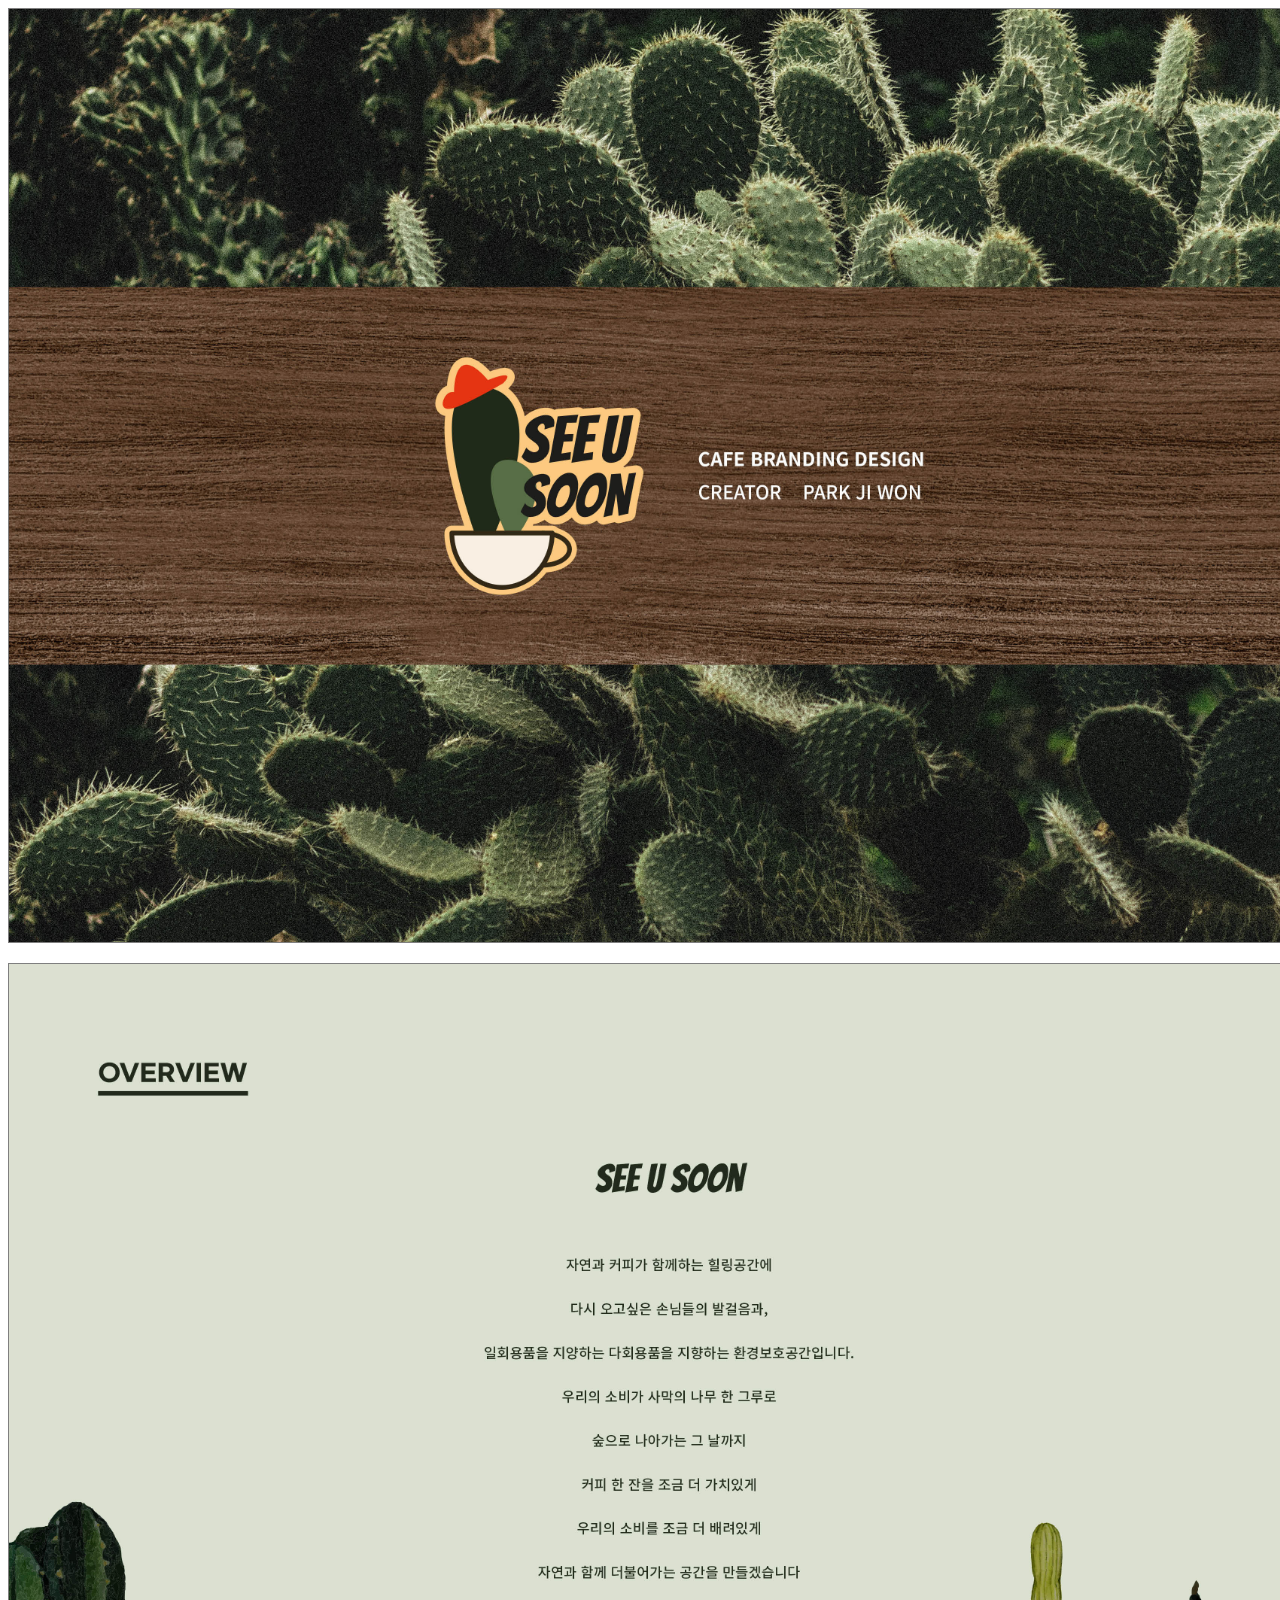
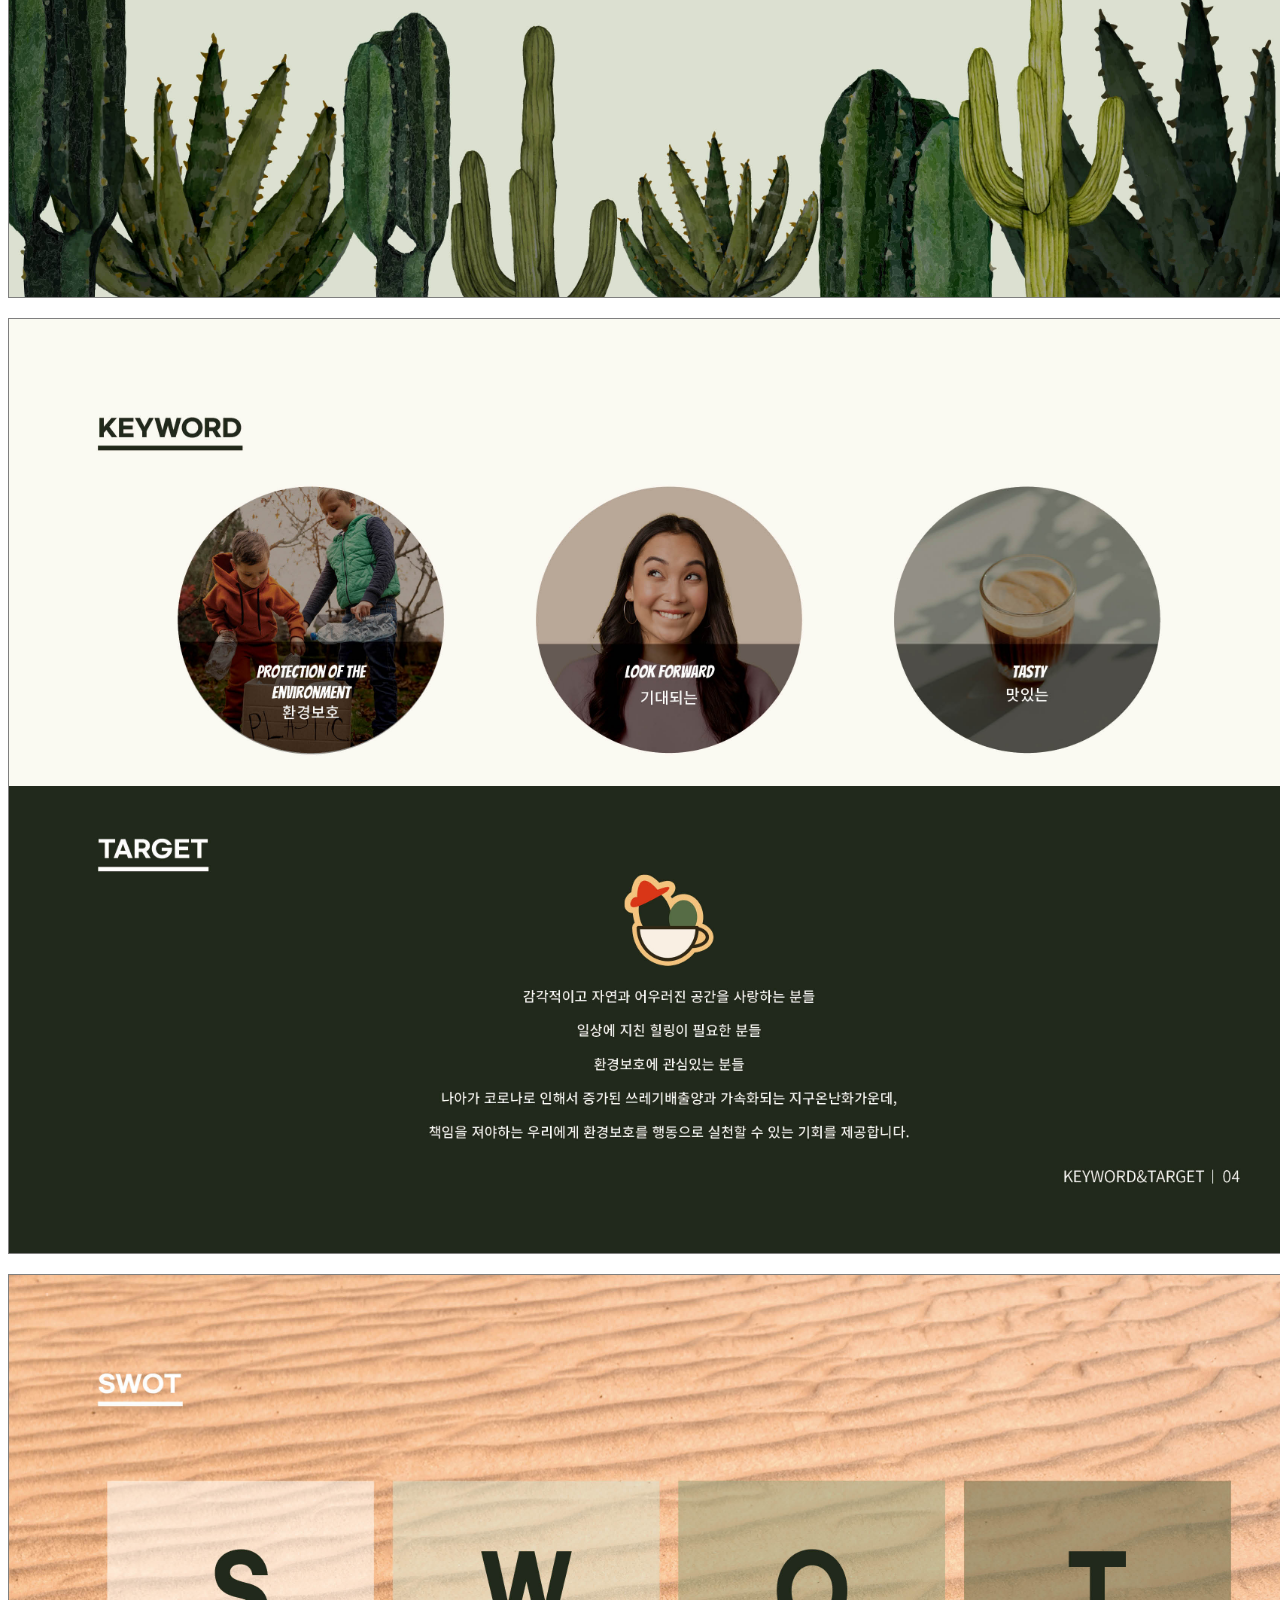
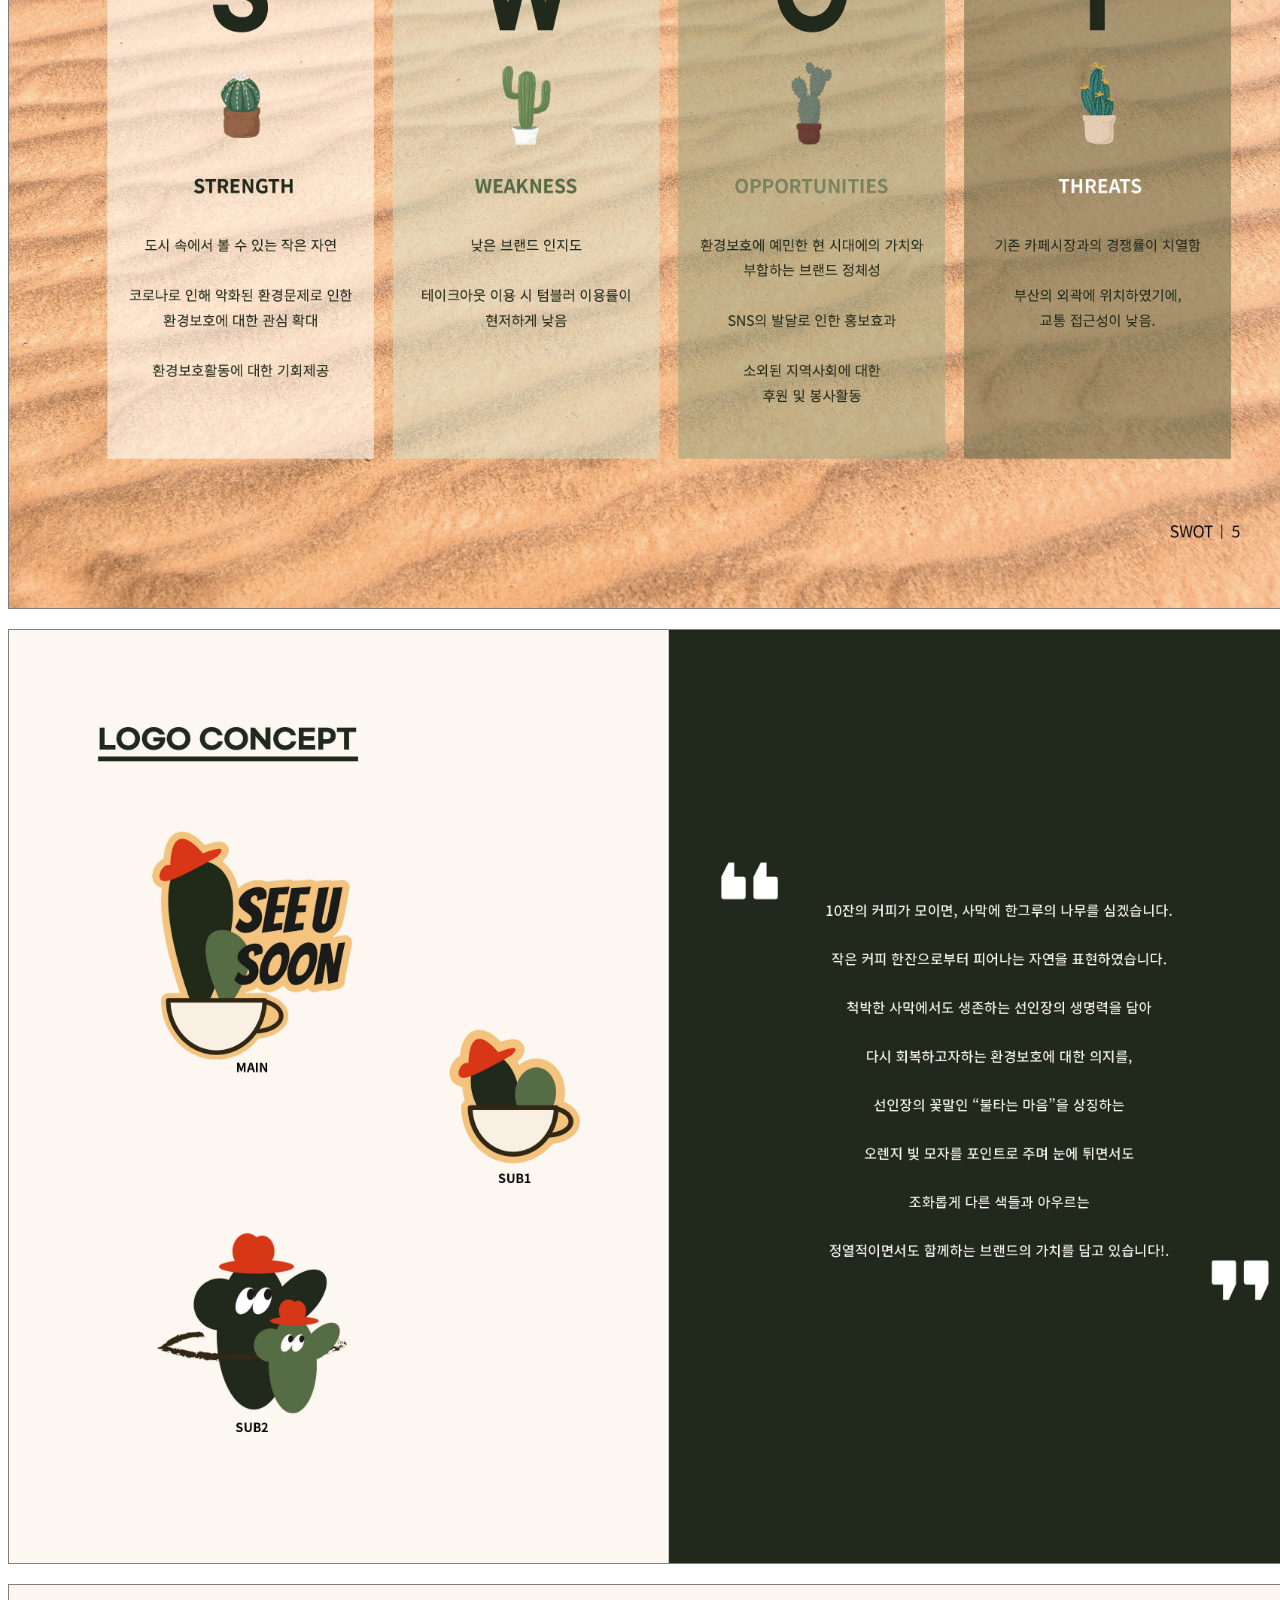
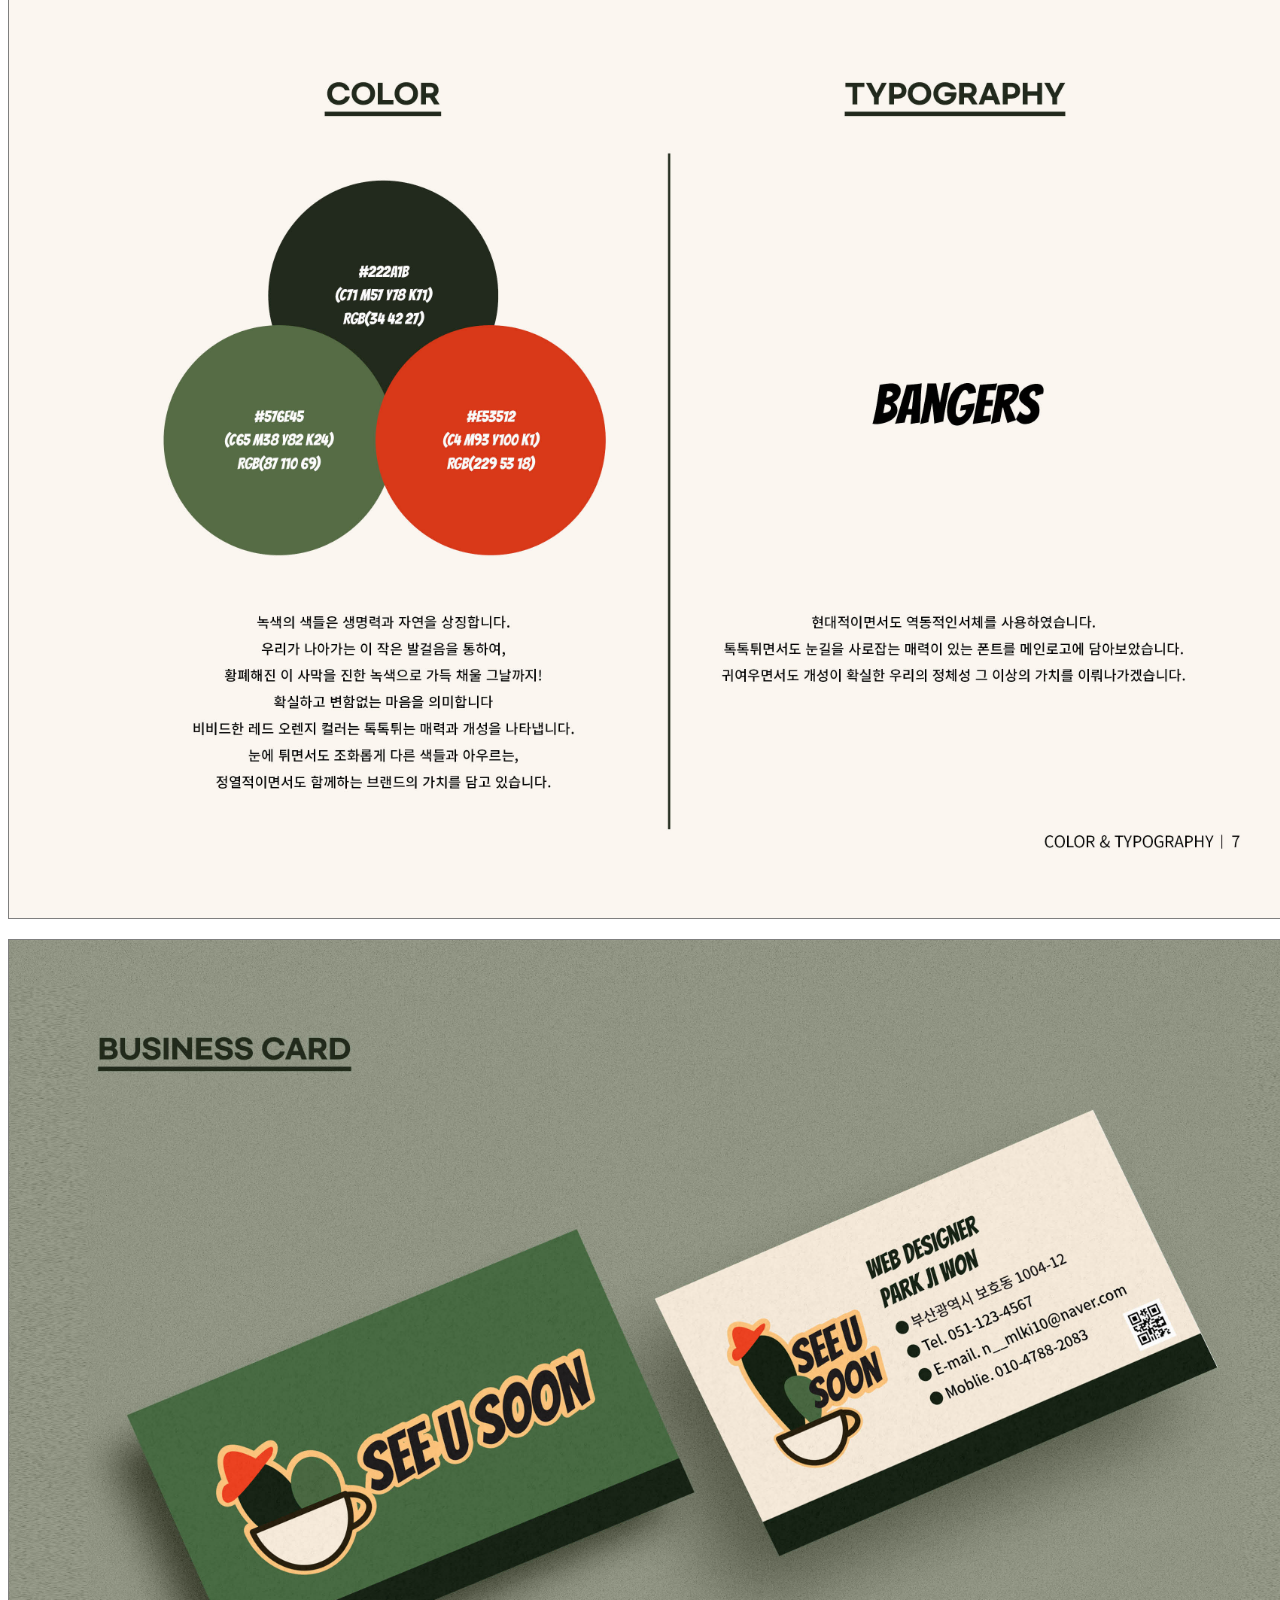
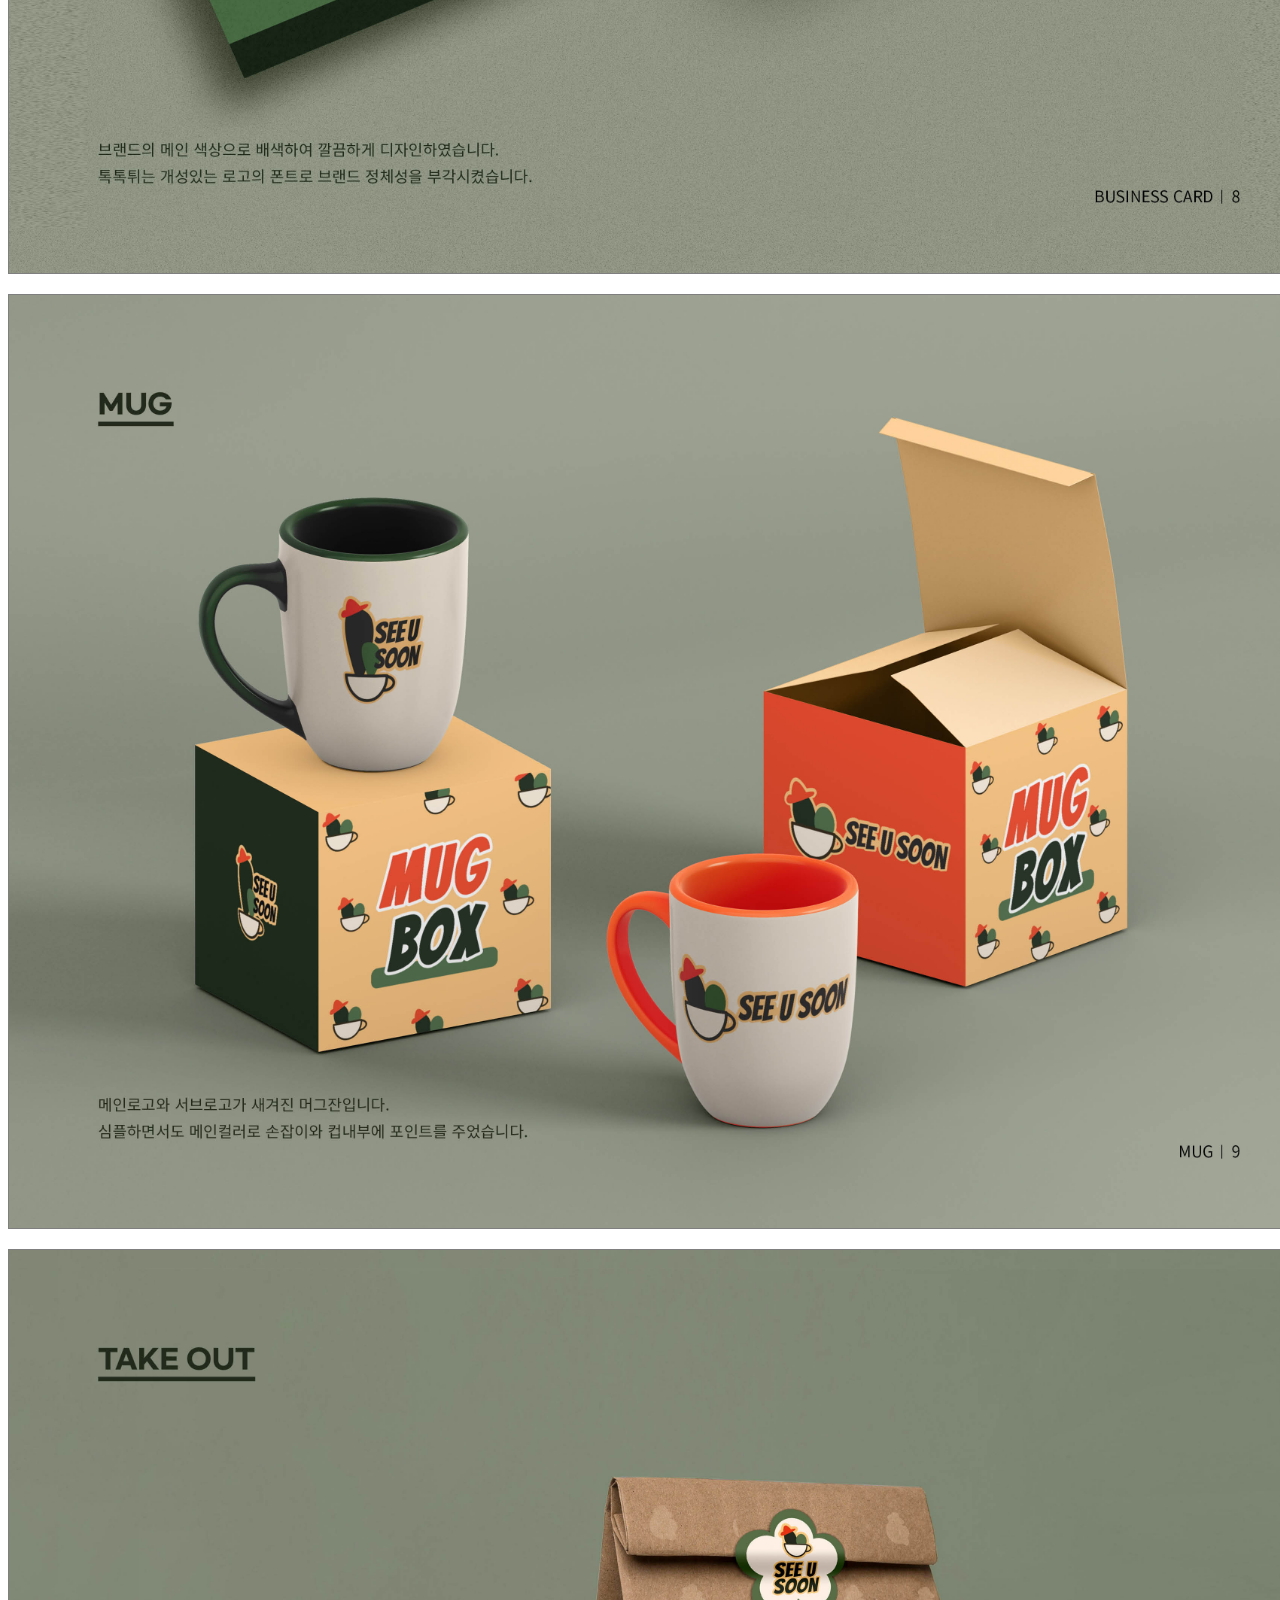
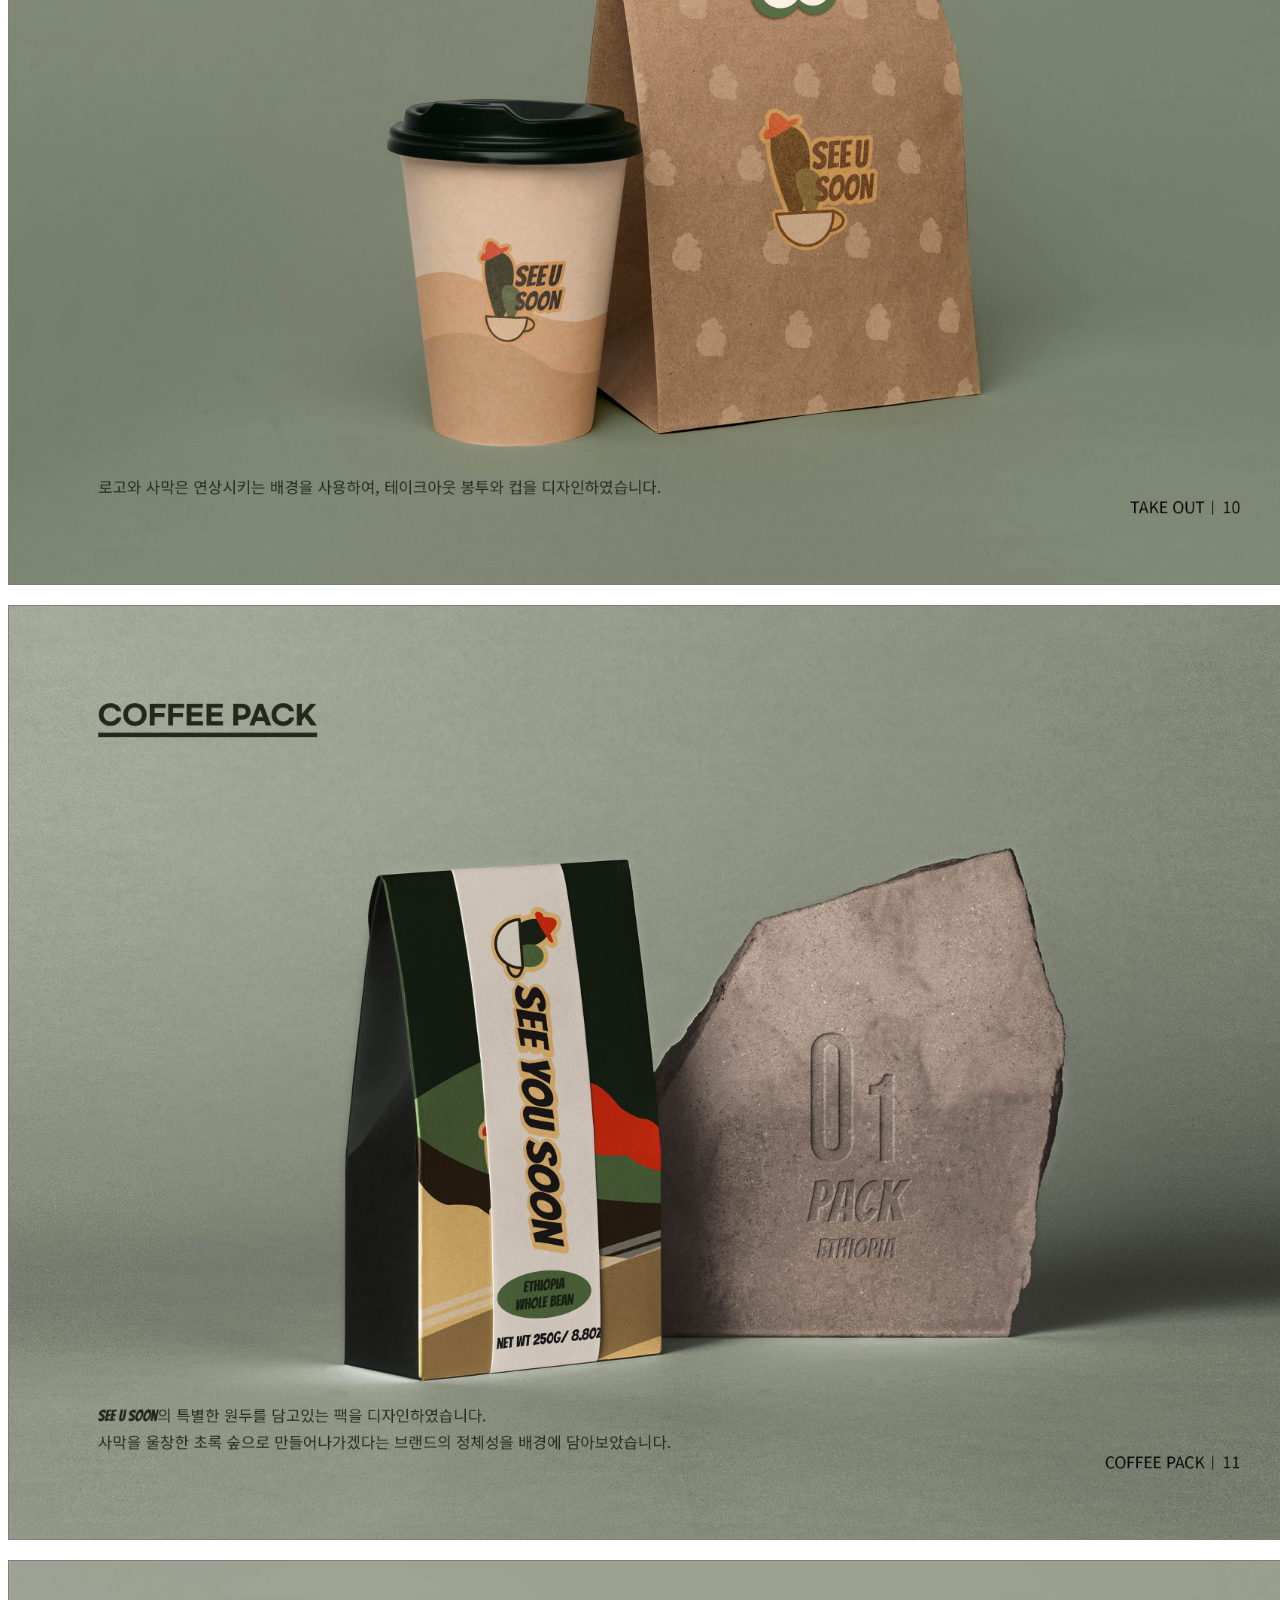
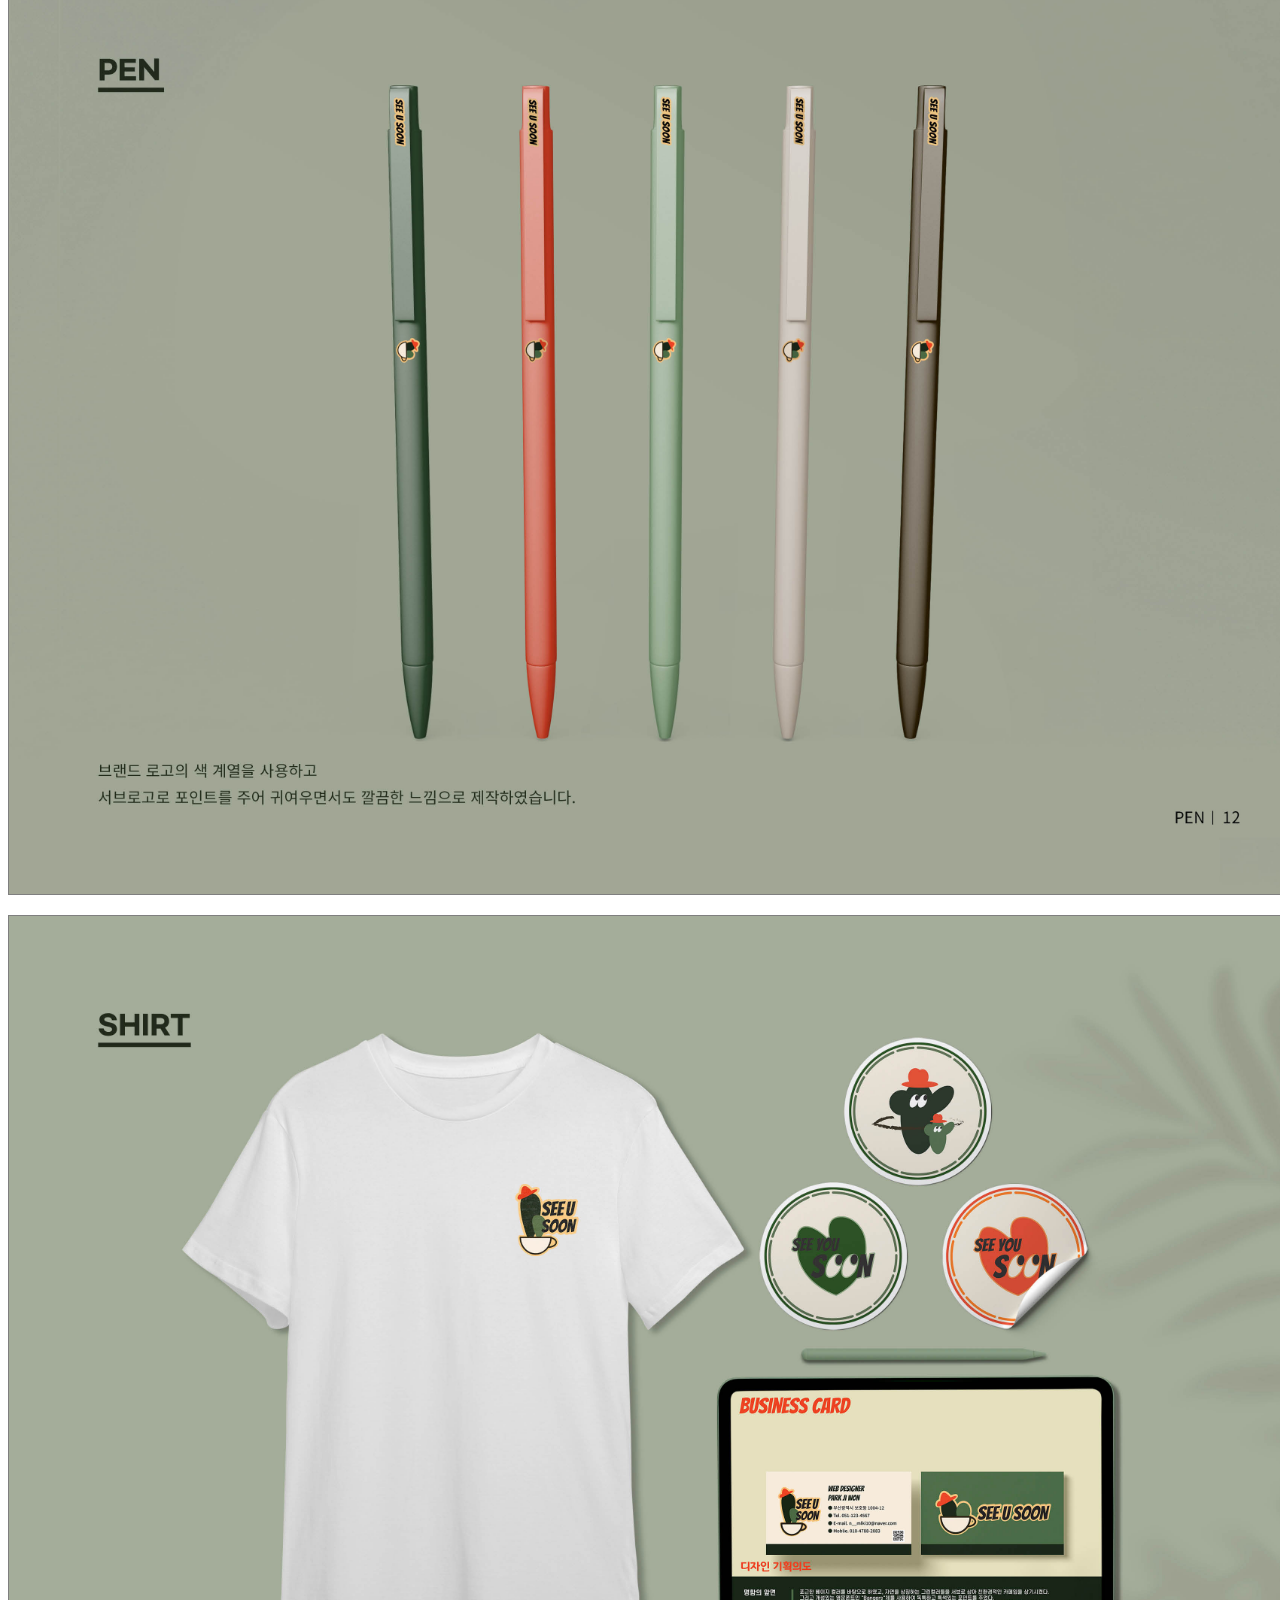
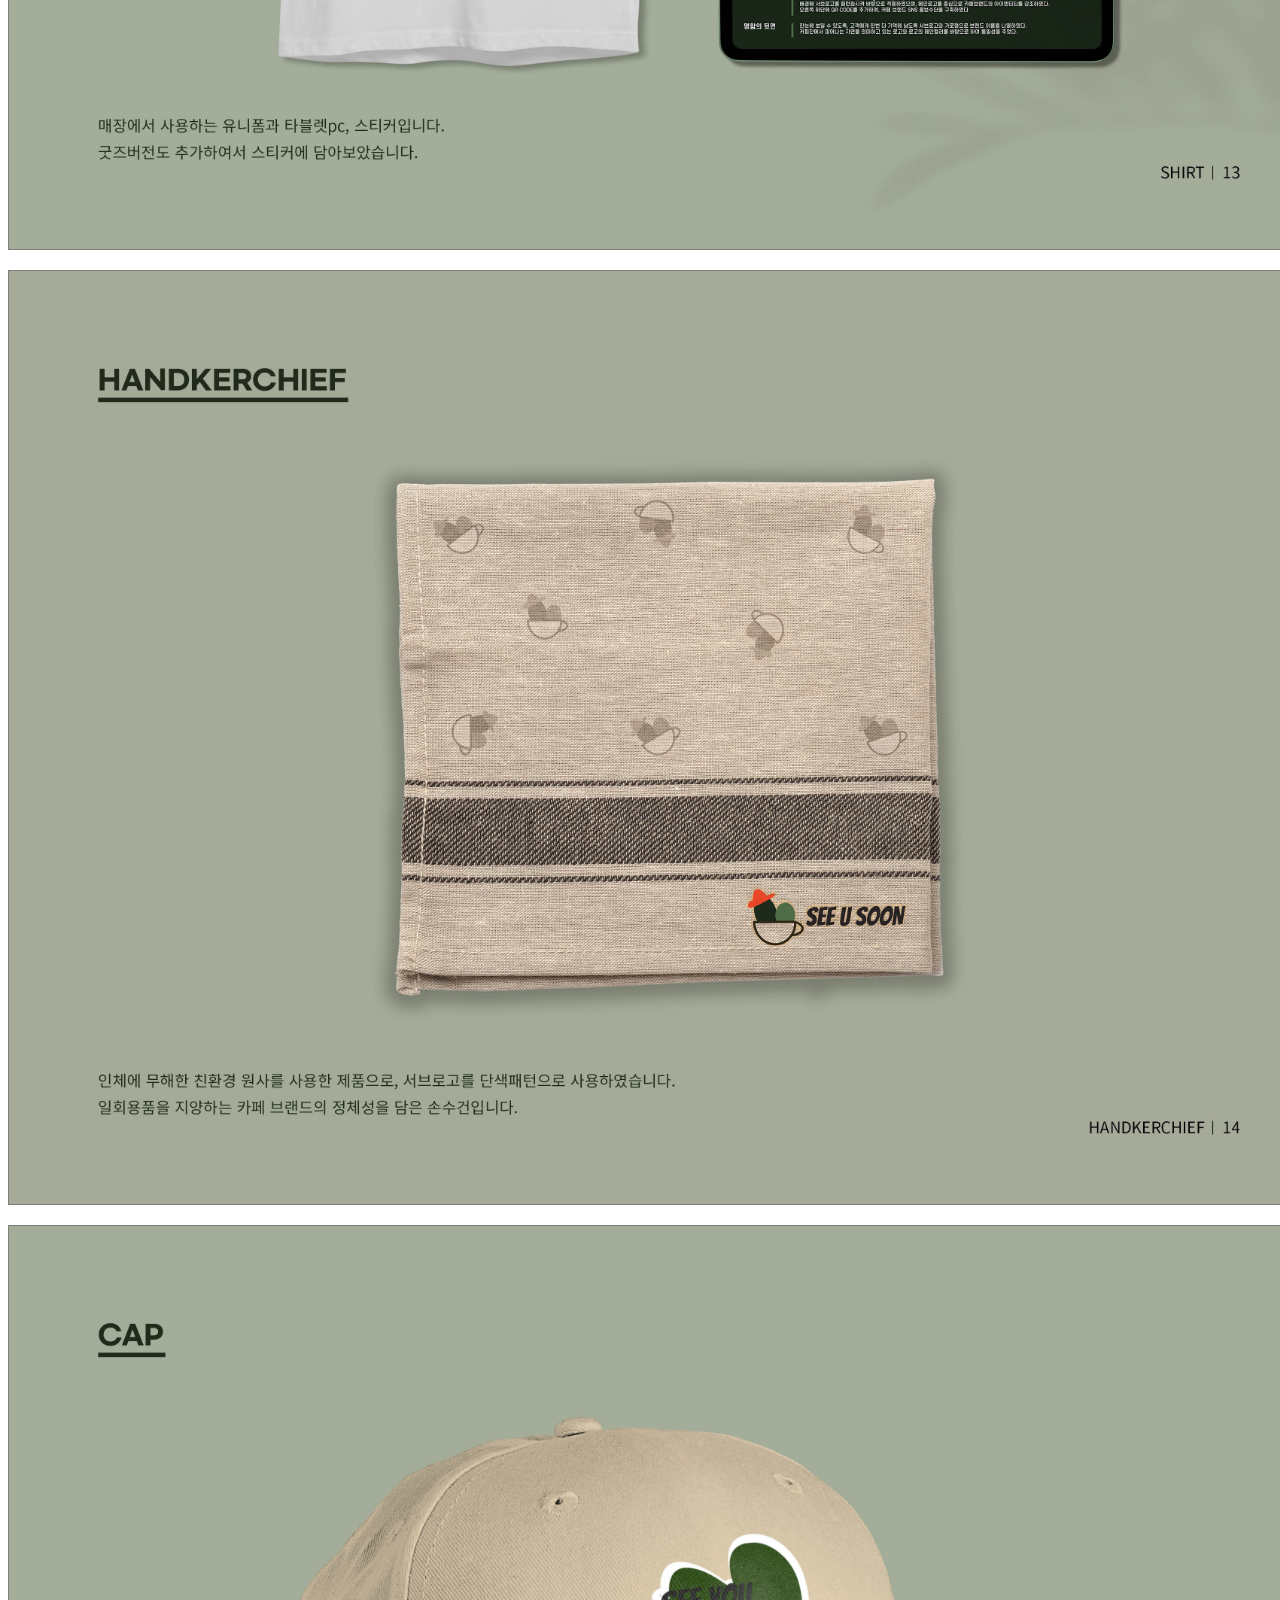
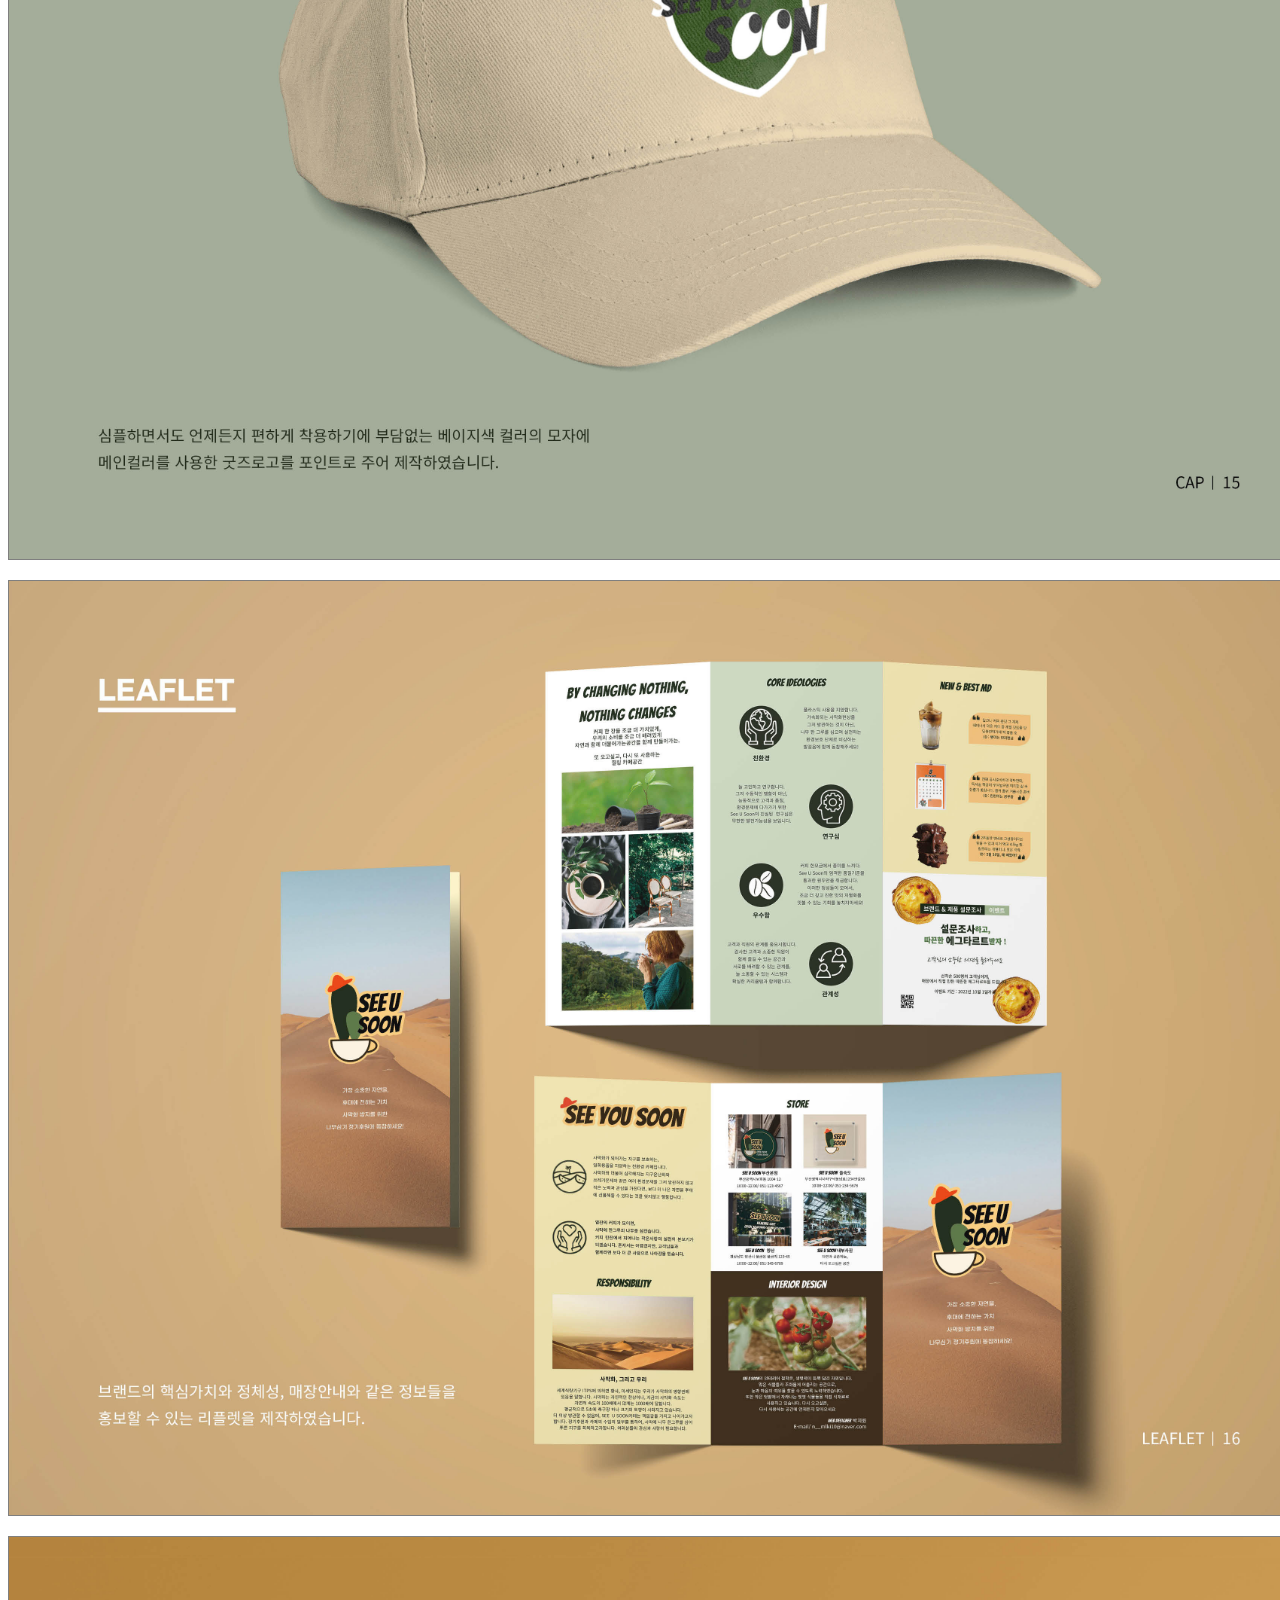
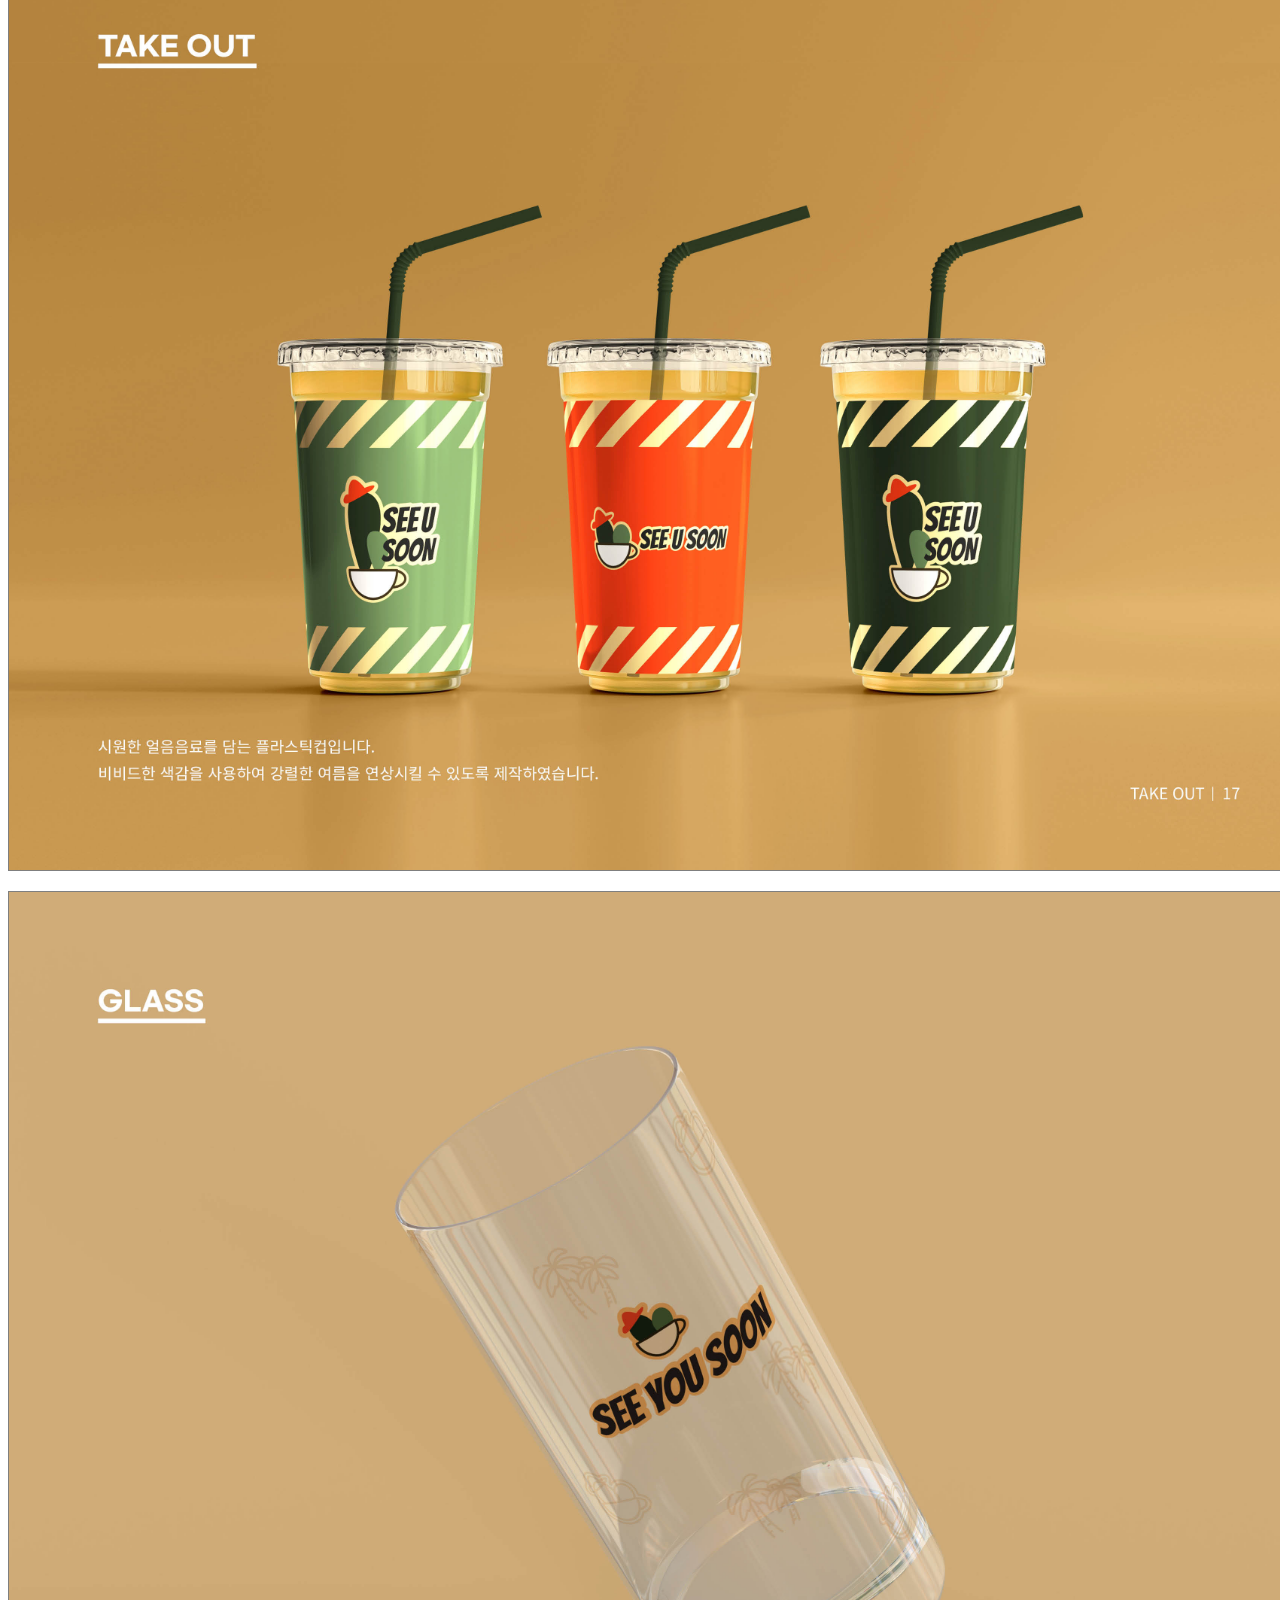
<file: bibx.html>
<!DOCTYPE html>
<html lang="ko">
<head>
    <meta charset="UTF-8">
    <meta http-equiv="X-UA-Compatible" content="IE=edge">
    <meta name="viewport" content="width=device-width, initial-scale=1.0">
    <title>BI&BX</title>
    <style>
        #po{
            width: 1320px;
            margin: 0 auto;
        }
        #po img{
            width: 100%;
            display: block;
            margin-bottom: 20px;
            border: 1px solid rgba(0, 0, 0, 0.5);
        }
    </style>
    <link href="bibx_images/icon.png" rel="icon" type="image/png" sizes="32x32">
</head>
<body>
    <div id="po">
        <img src="bibx_images/po.jpg" alt="bibx">
        <img src="bibx_images/po3.jpg" alt="bibx1">
        <img src="bibx_images/po4.jpg" alt="bibx2">
        <img src="bibx_images/po5.jpg" alt="bibx3">
        <img src="bibx_images/po6.jpg" alt="bibx4">
        <img src="bibx_images/po7.jpg" alt="bibx5">
        <img src="bibx_images/po8.jpg" alt="bibx6">
        <img src="bibx_images/po9.jpg" alt="bibx7">
        <img src="bibx_images/po10.jpg" alt="bibx8">
        <img src="bibx_images/po11.jpg" alt="bibx9">
        <img src="bibx_images/po12.jpg" alt="bibx10">
        <img src="bibx_images/po13.jpg" alt="bibx11">
        <img src="bibx_images/po14.jpg" alt="bibx12">
        <img src="bibx_images/po15.jpg" alt="bibx13">
        <img src="bibx_images/po16.jpg" alt="bibx14">
        <img src="bibx_images/po17.jpg" alt="bibx15">
        <img src="bibx_images/po18.jpg" alt="bibx16">
        <img src="bibx_images/po19.jpg" alt="bibx17">
        <img src="bibx_images/po20.jpg" alt="bibx18">
        <img src="bibx_images/po21.jpg" alt="bibx19">
        <img src="bibx_images/po22.jpg" alt="bibx20">
        <img src="bibx_images/po23.jpg" alt="bibx21">
        <img src="bibx_images/po24.jpg" alt="bibx22">
        <img src="bibx_images/po25.jpg" alt="bibx23">
    </div>
</body>
</html>
</file>
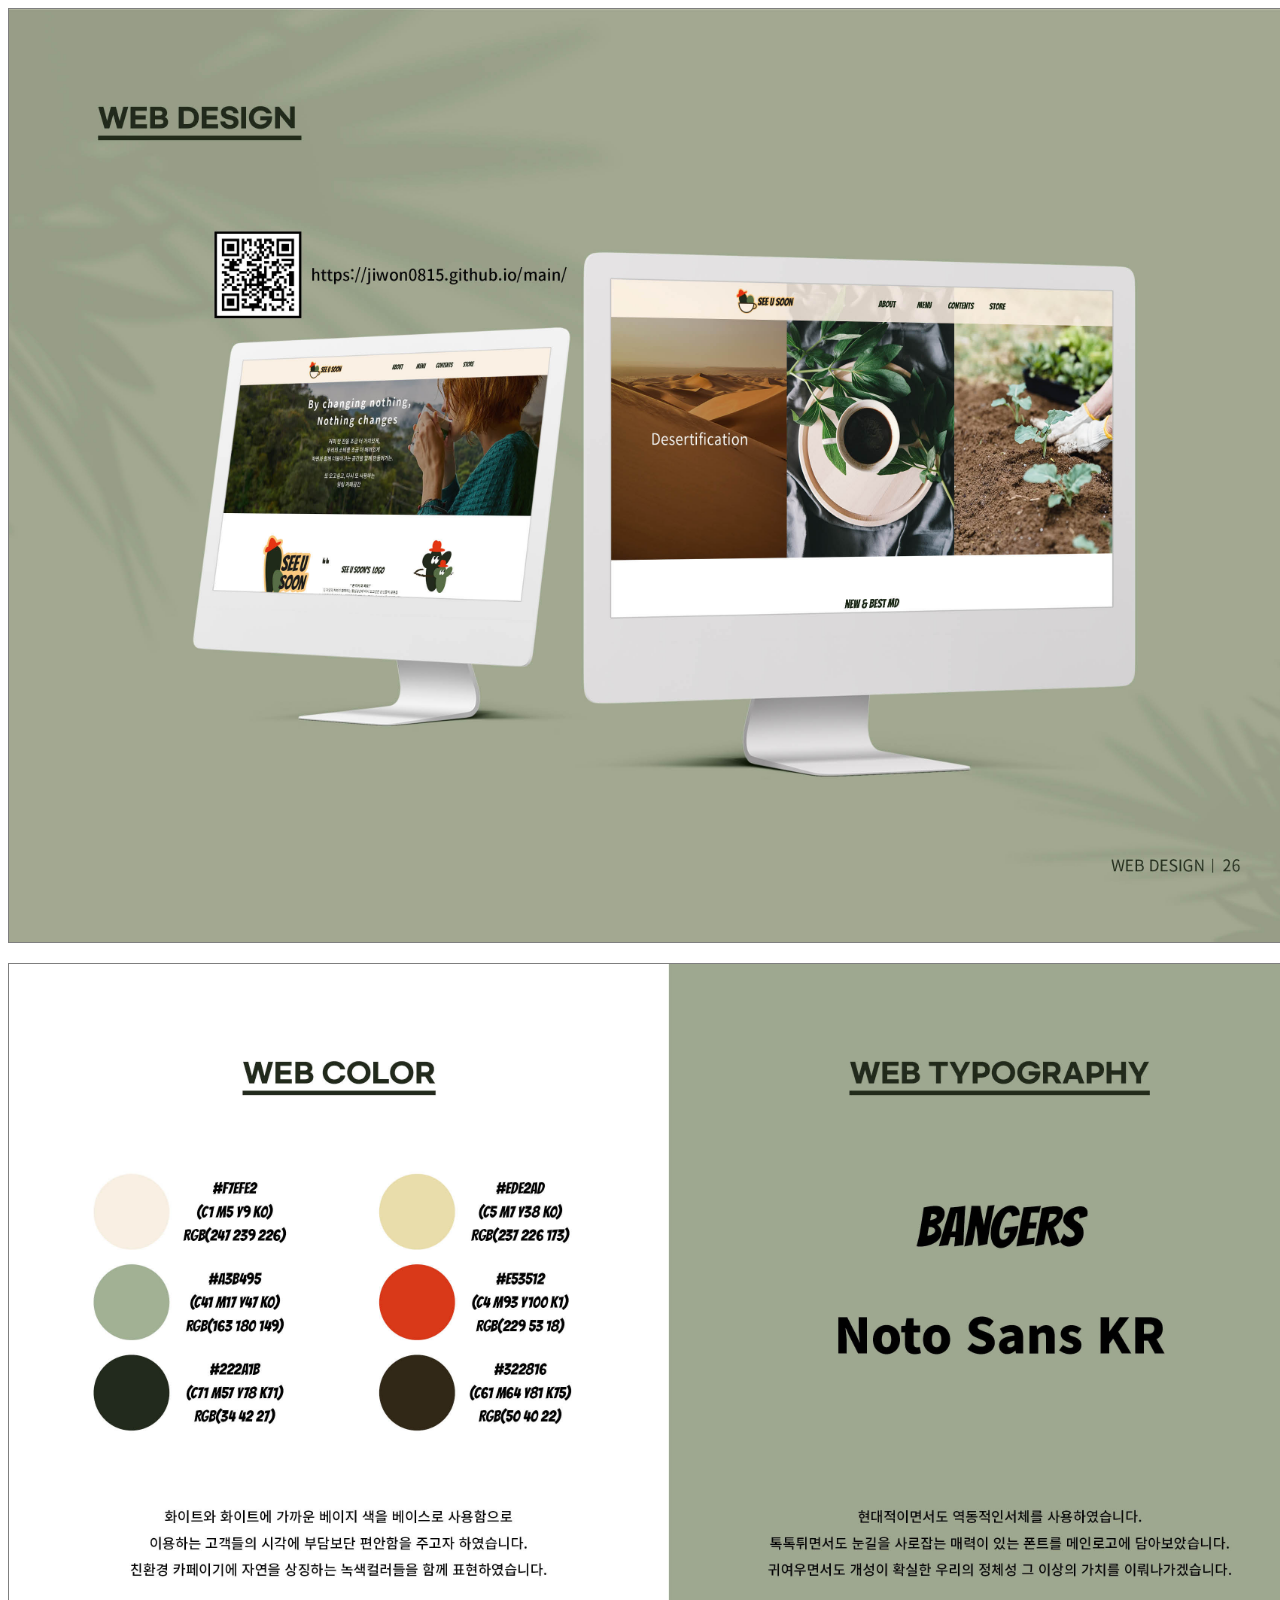
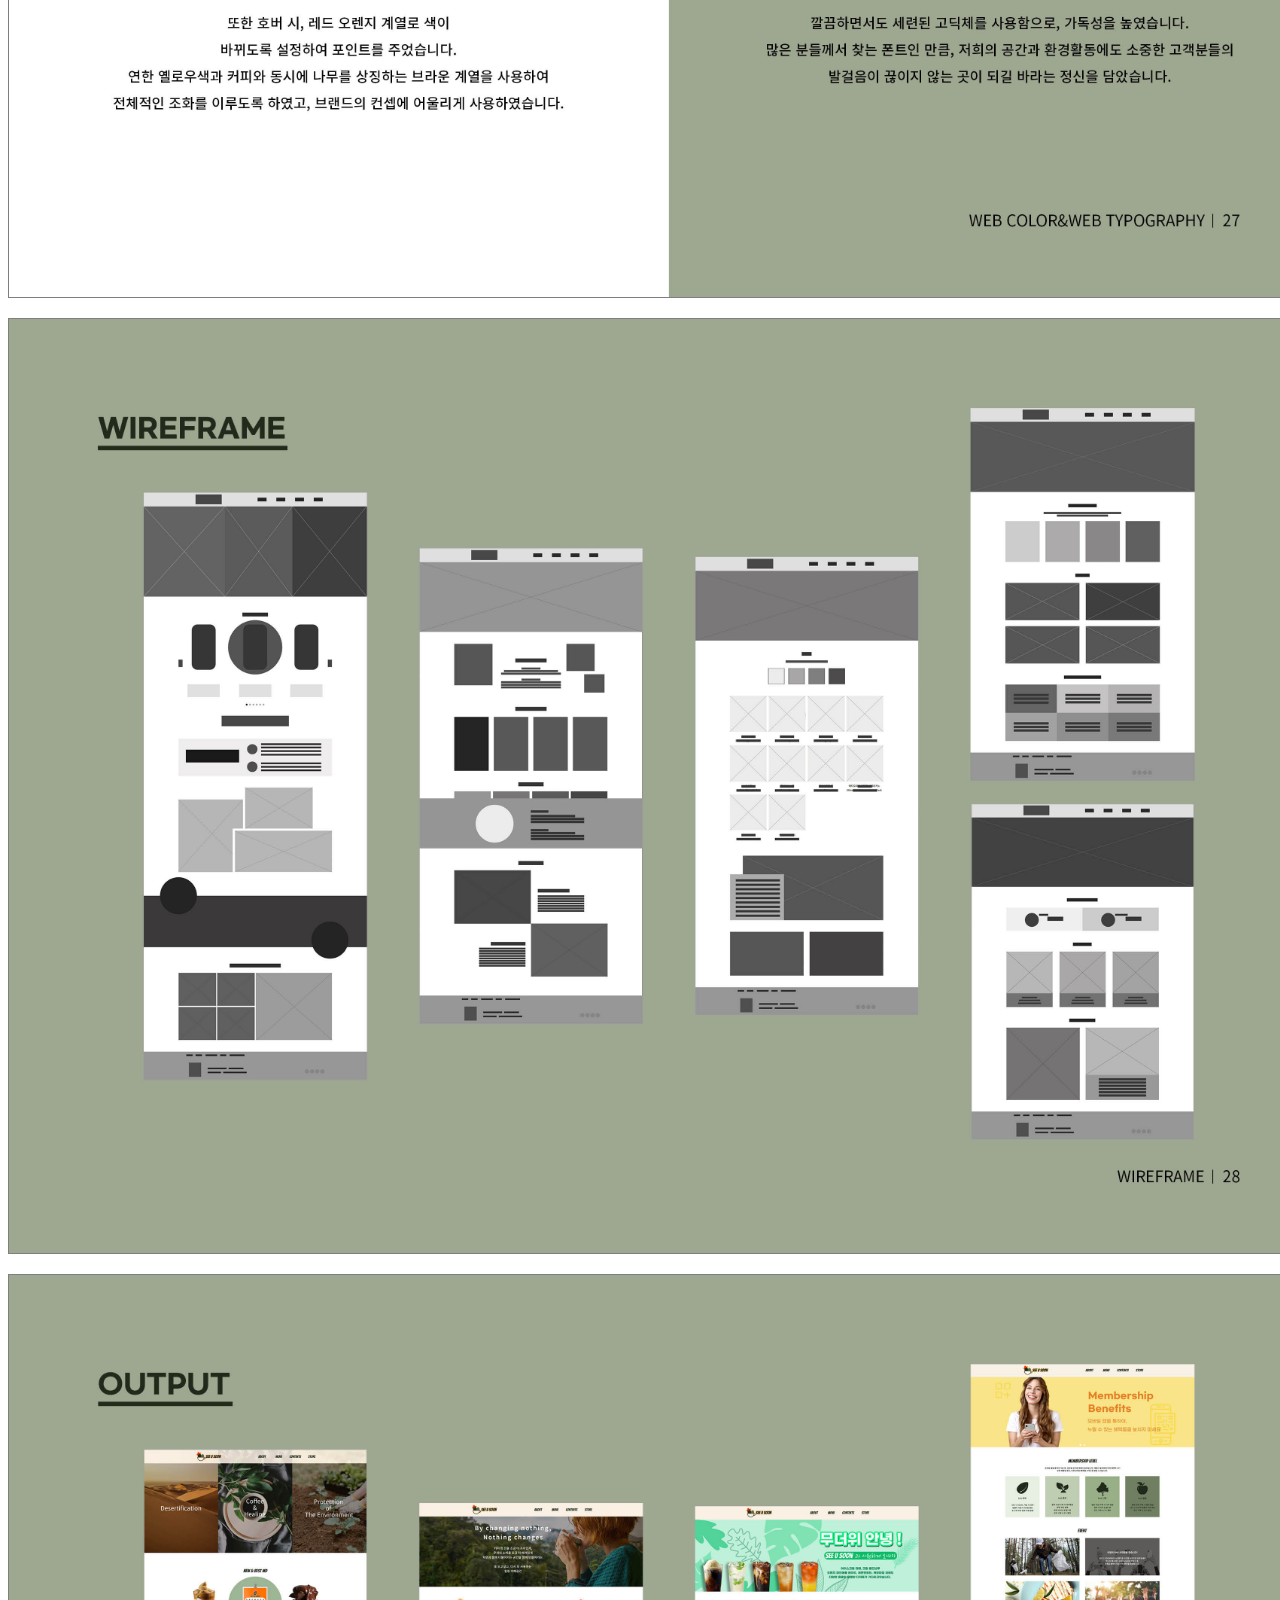
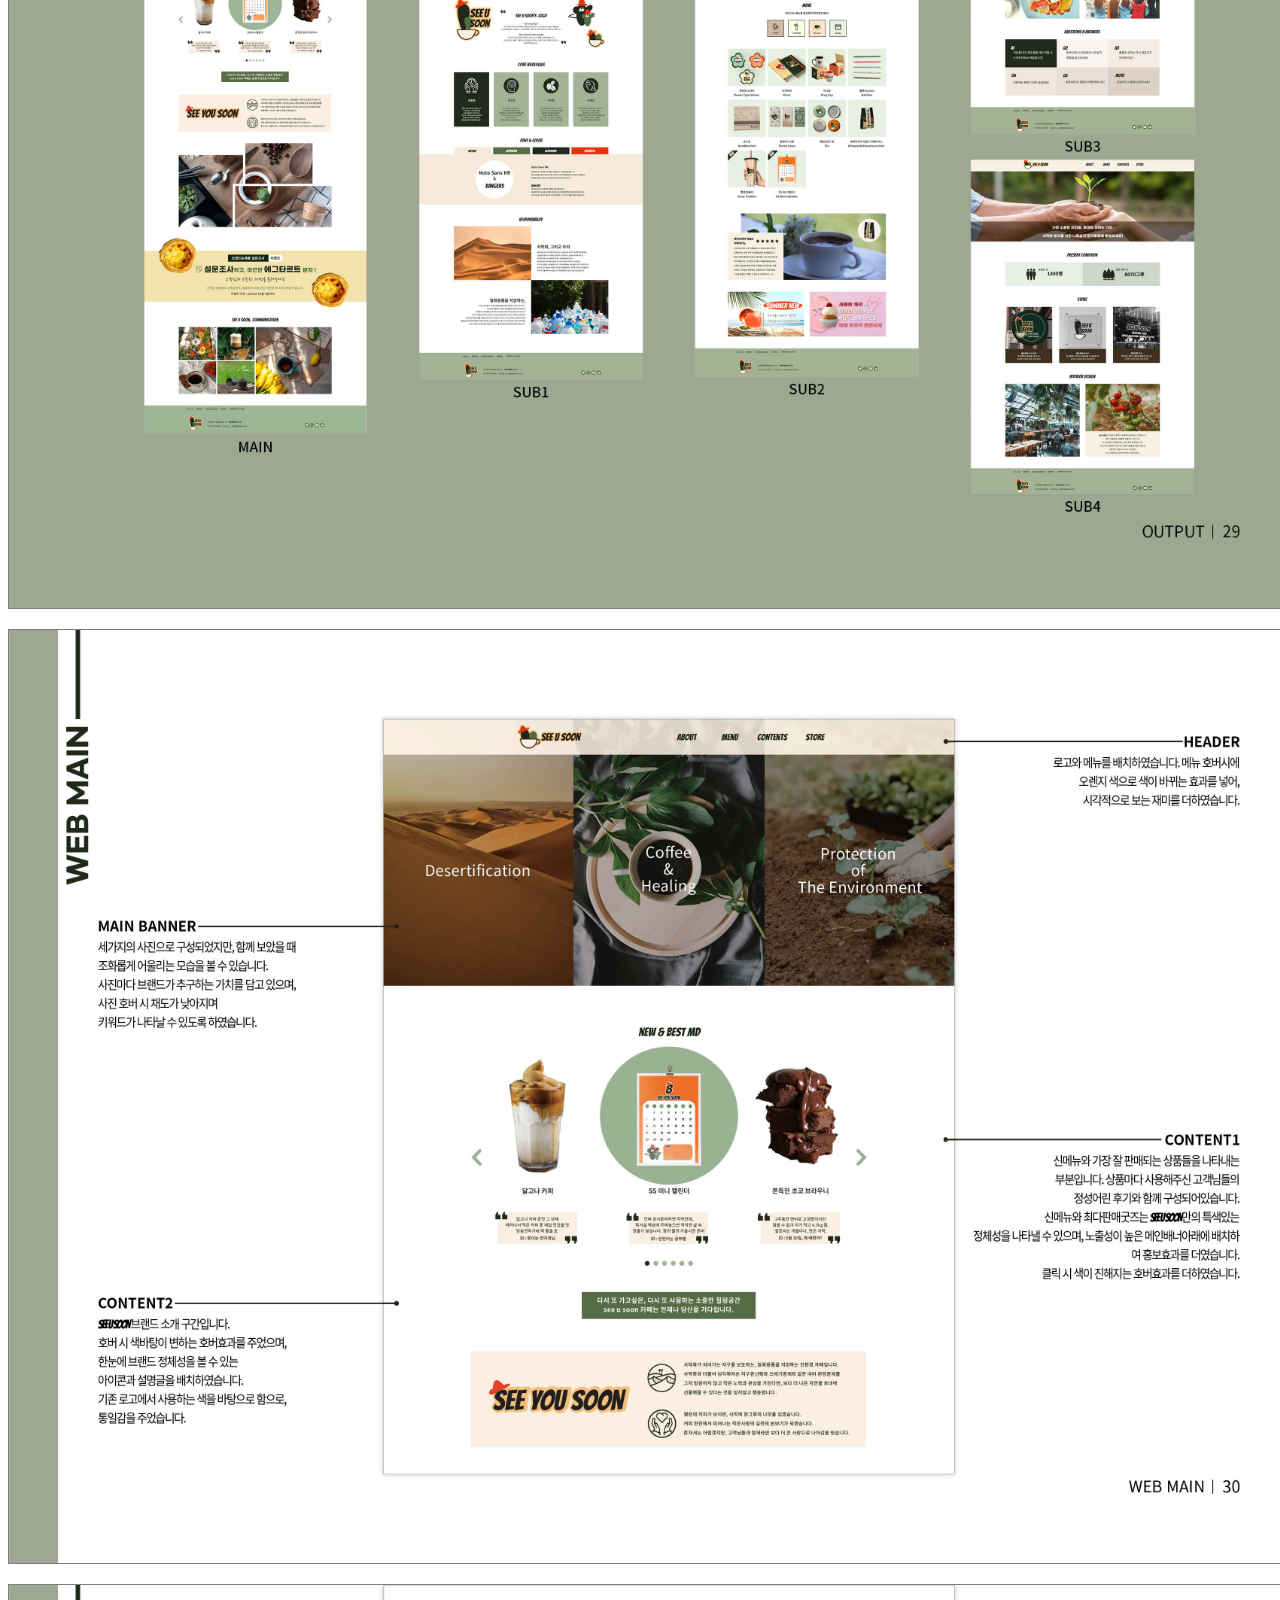
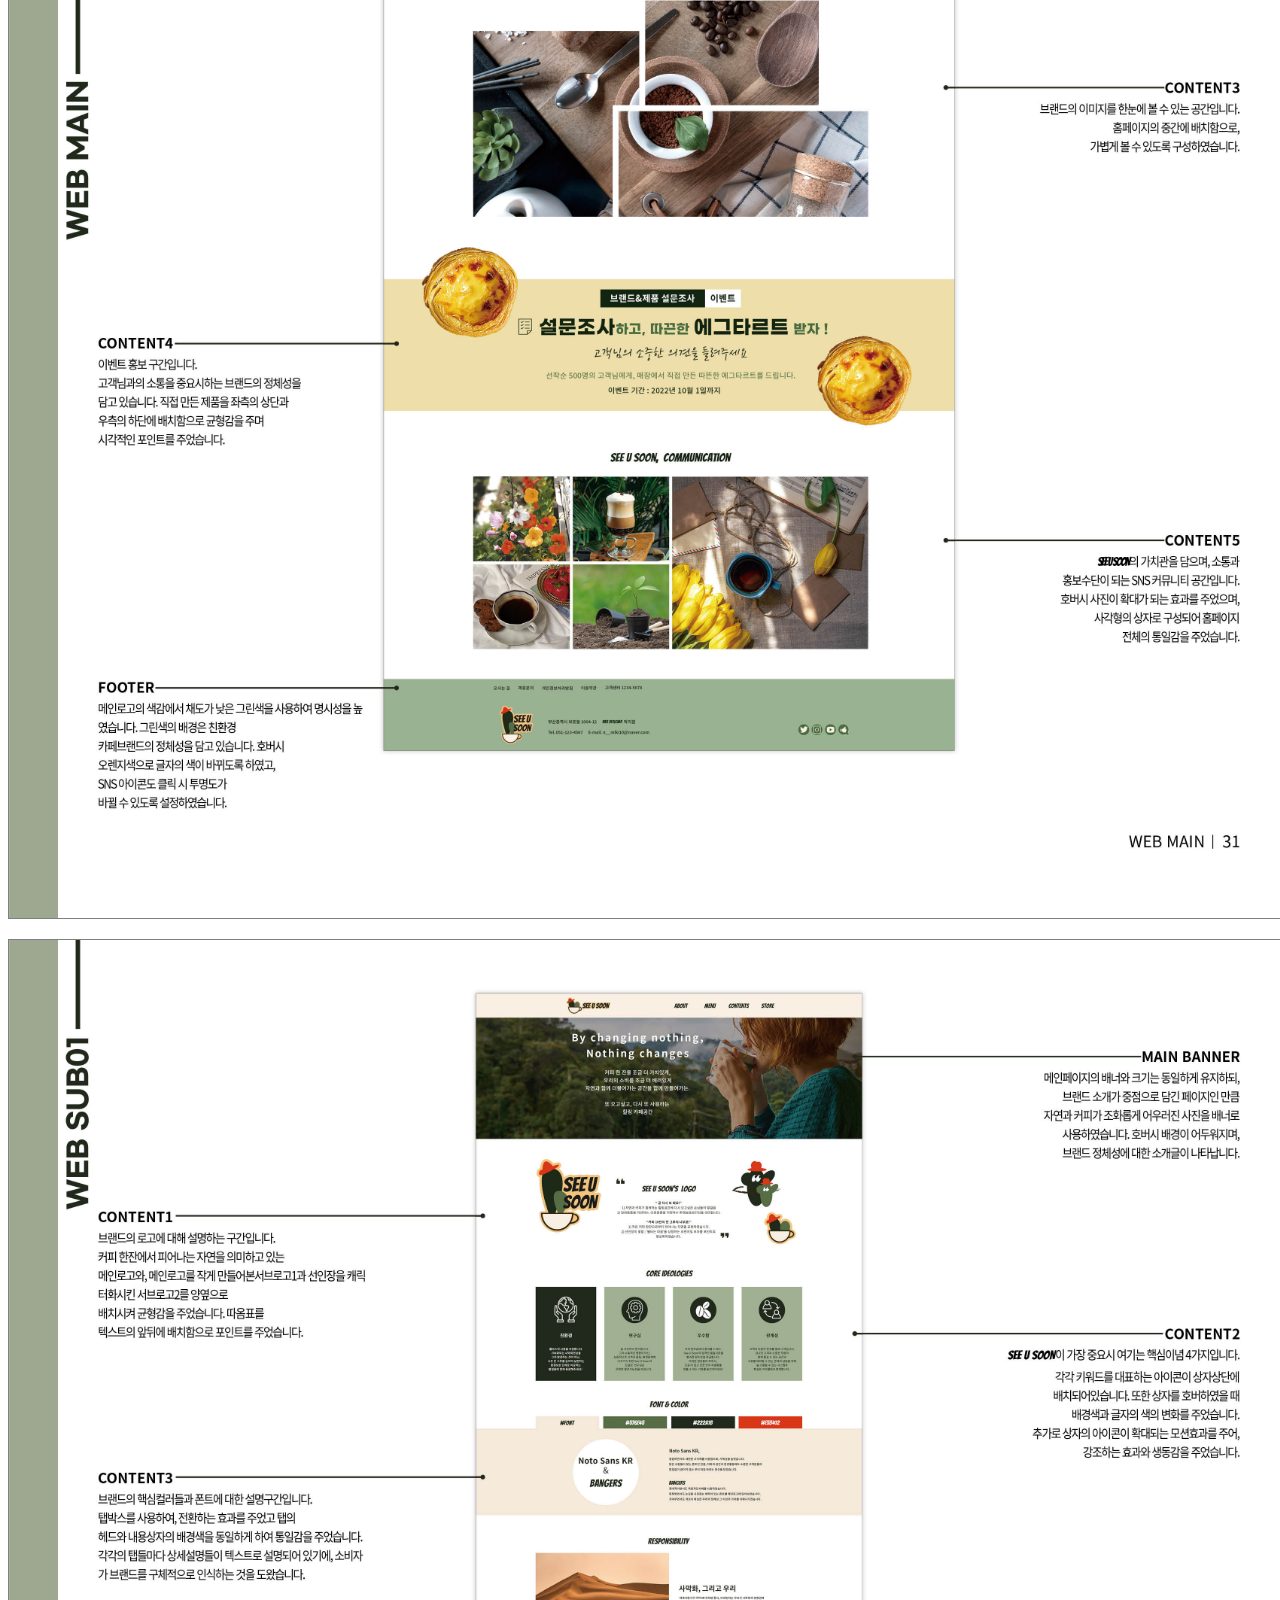
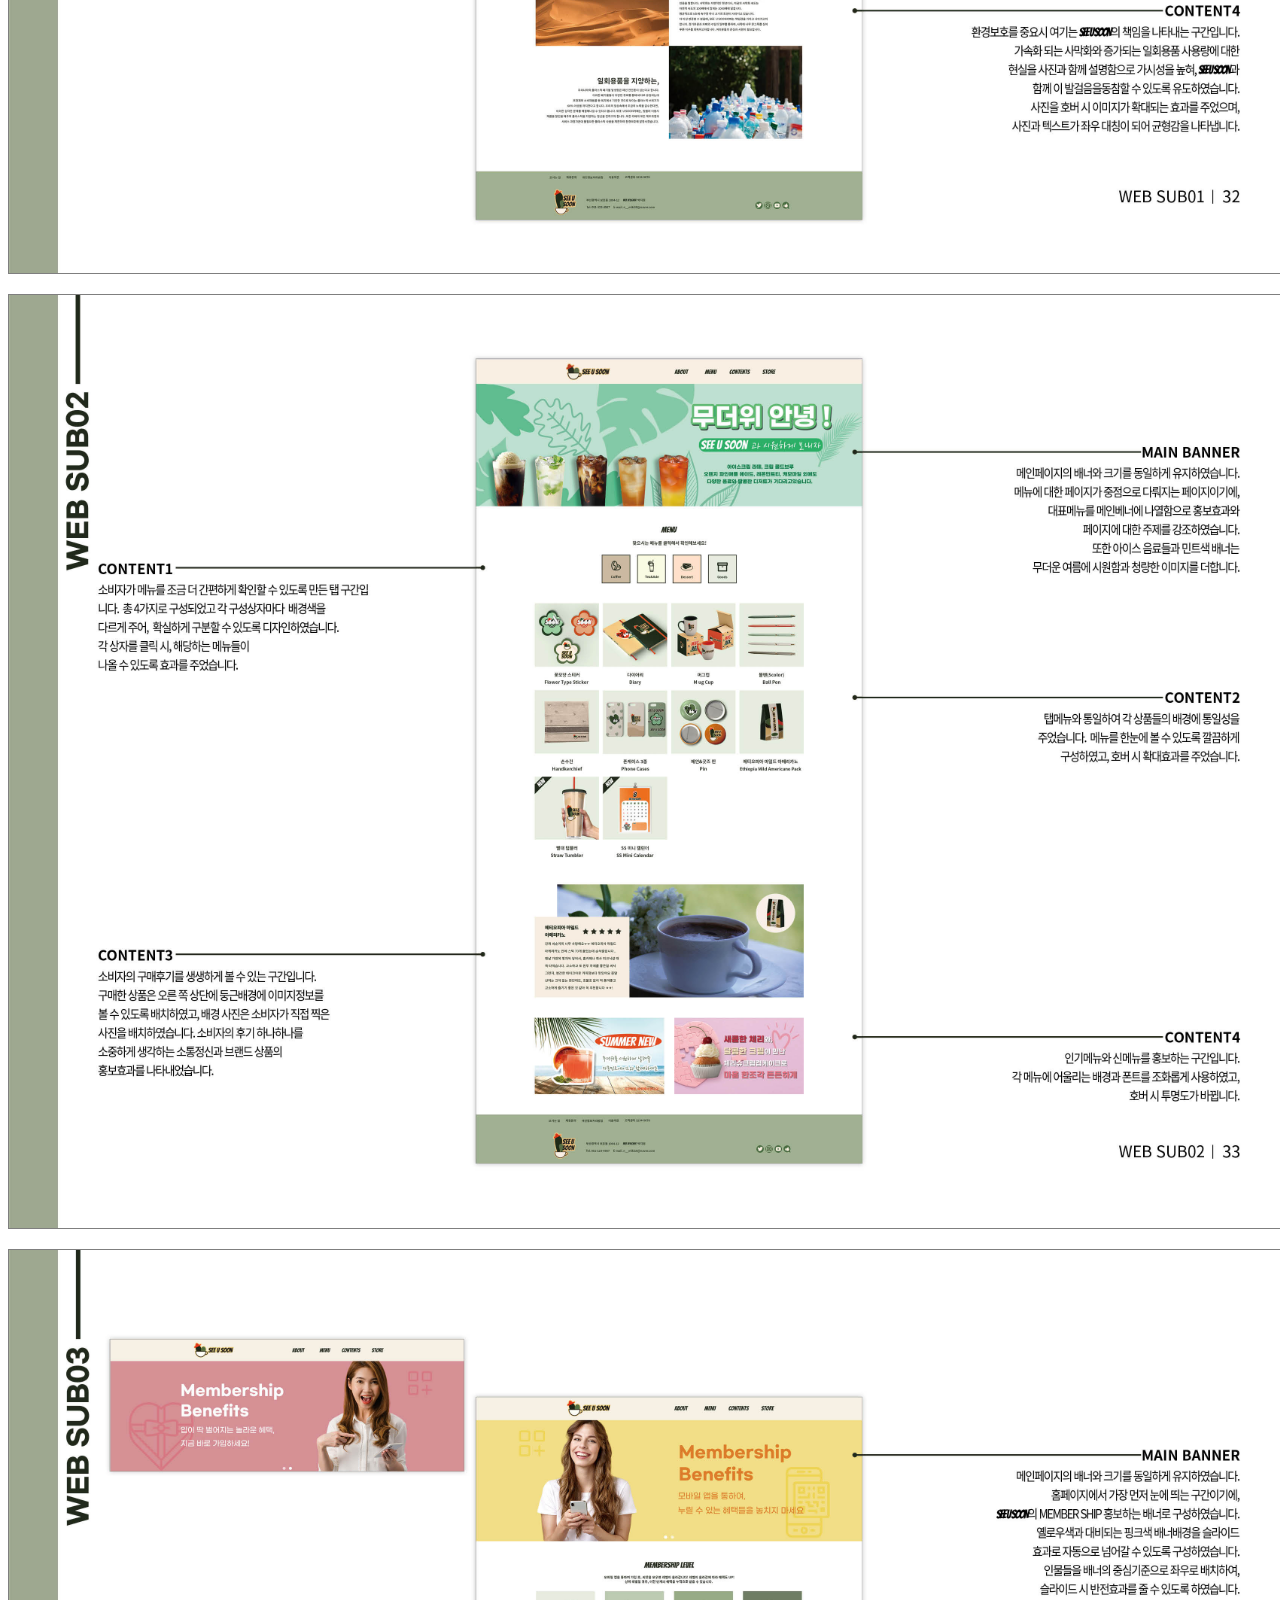
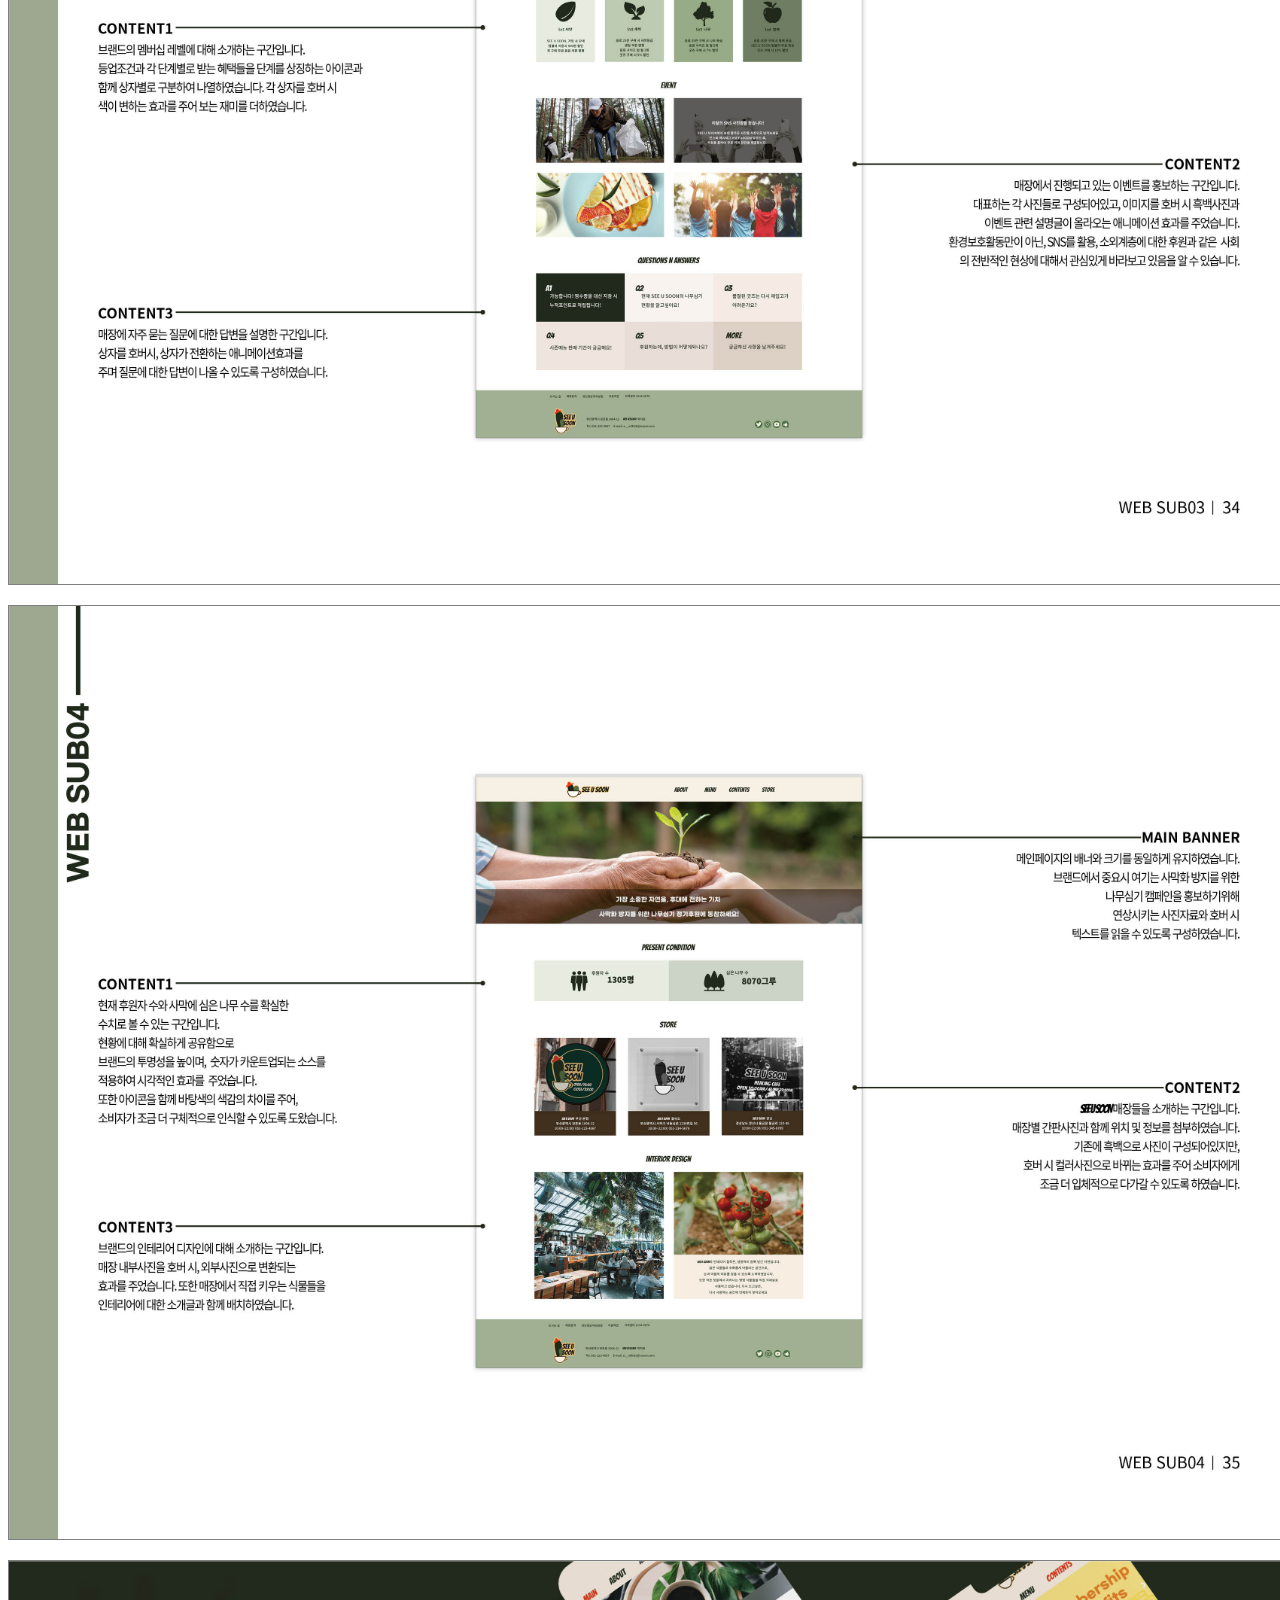
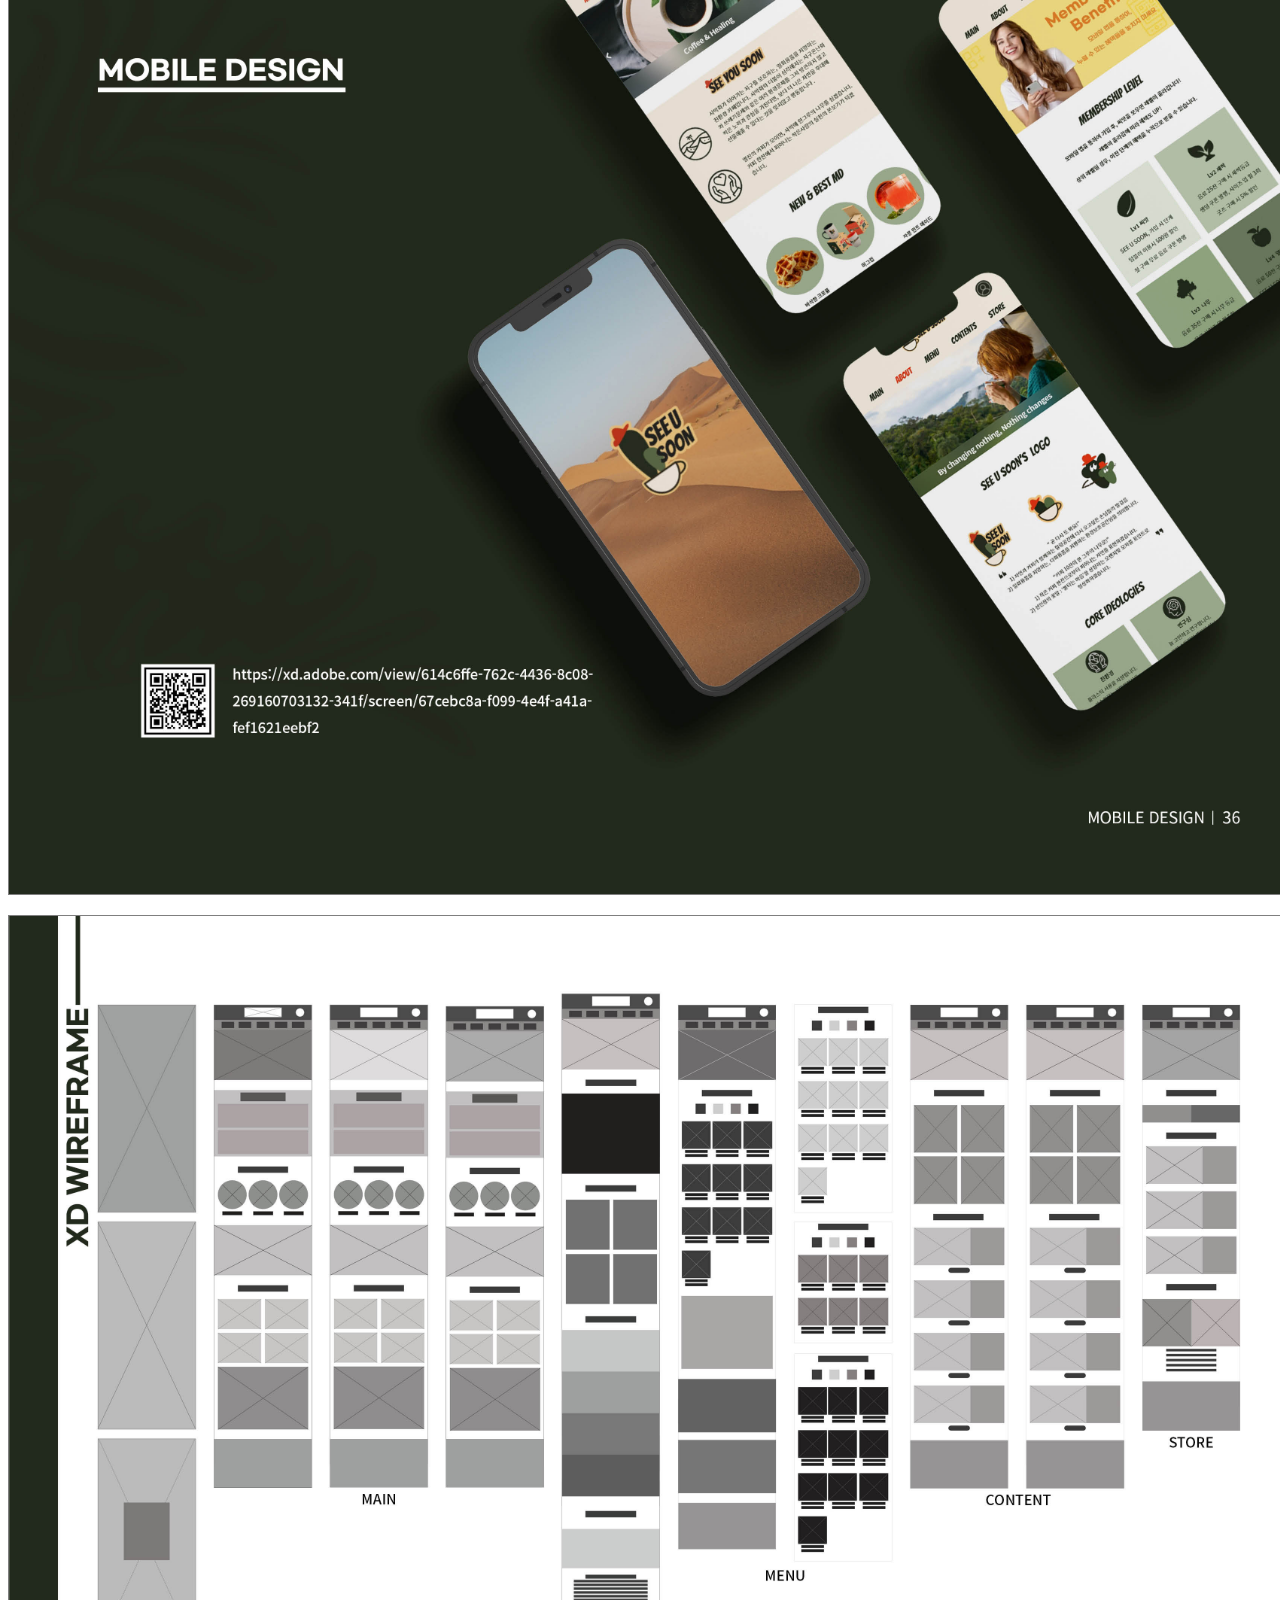
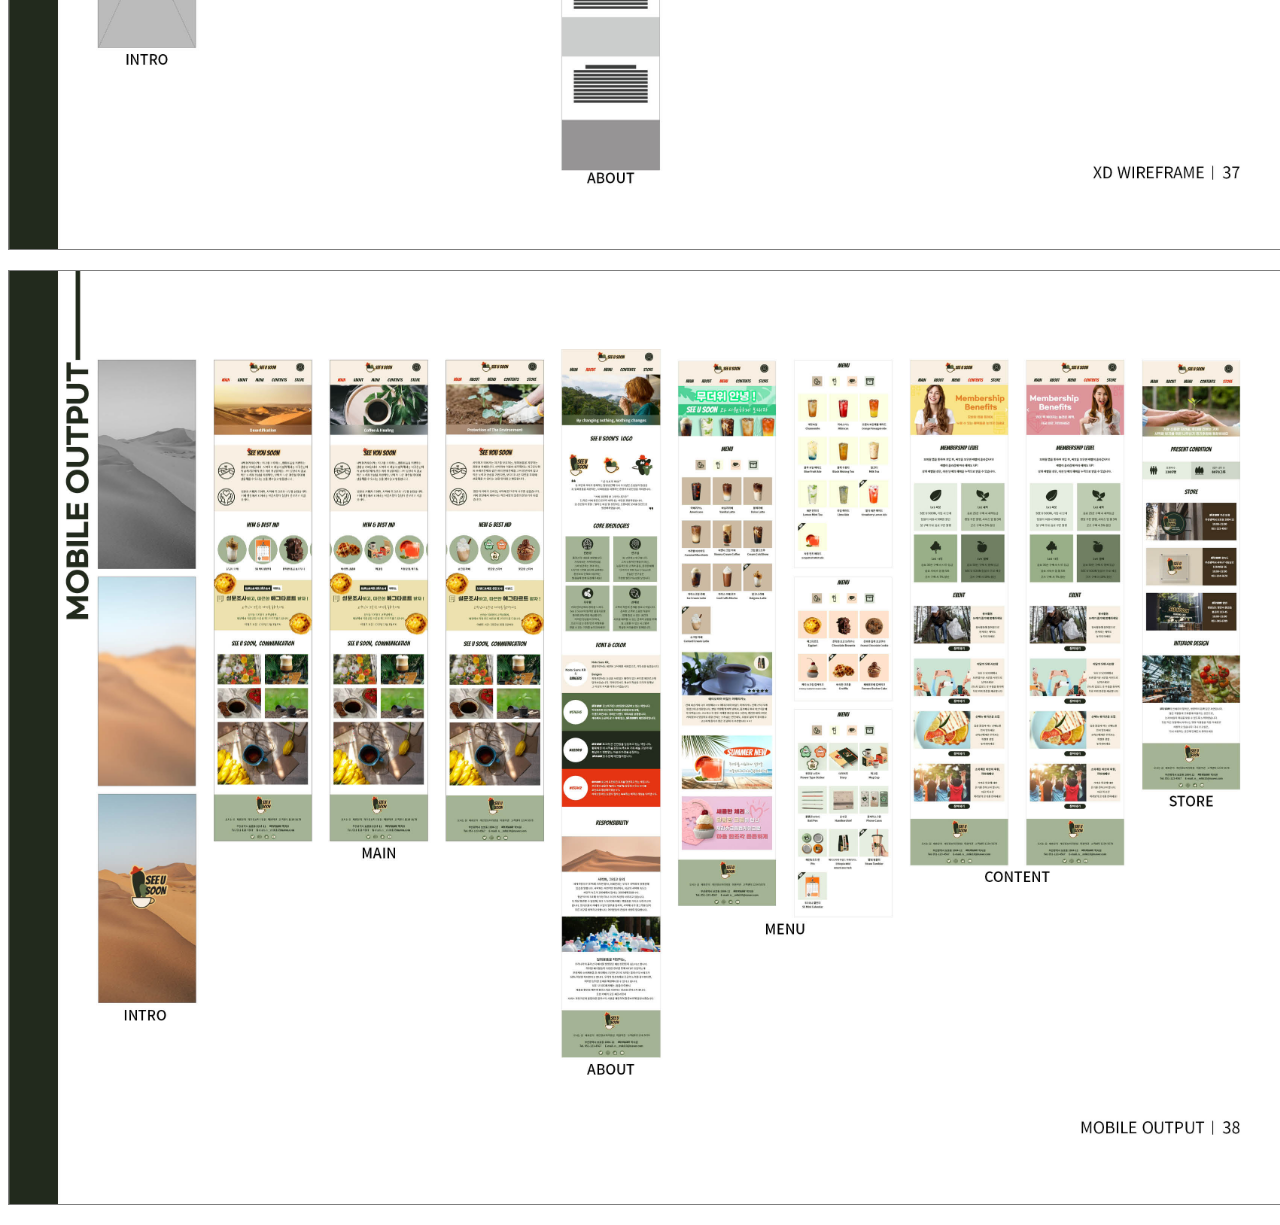
<file: web.html>
<!DOCTYPE html>
<html lang="ko">
<head>
    <meta charset="UTF-8">
    <meta http-equiv="X-UA-Compatible" content="IE=edge">
    <meta name="viewport" content="width=device-width, initial-scale=1.0">
    <title>Web</title>
    <style>
        #po{
            width: 1320px;
            margin: 0 auto;
        }
        #po img{
            width: 100%;
            display: block;
            margin-bottom: 20px;
            border: 1px solid rgba(0, 0, 0, 0.5);
        }
    </style>
    <link href="web_images/icon.png" rel="icon" type="image/png" sizes="32x32">
</head>
<body>
    <div id="po">
        <img src="web_images/po26.jpg" alt="web1">
        <img src="web_images/po27.jpg" alt="web2">
        <img src="web_images/po28.jpg" alt="web3">
        <img src="web_images/po29.jpg" alt="web4">
        <img src="web_images/po30.jpg" alt="web5">
        <img src="web_images/po31.jpg" alt="web6">
        <img src="web_images/po32.jpg" alt="web7">
        <img src="web_images/po33.jpg" alt="web8">
        <img src="web_images/po34.jpg" alt="web9">
        <img src="web_images/po35.jpg" alt="web10">
        <img src="web_images/po36.jpg" alt="web11">
        <img src="web_images/po37.jpg" alt="web12">
        <img src="web_images/po38.jpg" alt="web13">
    </div>
</body>
</html>
</file>
